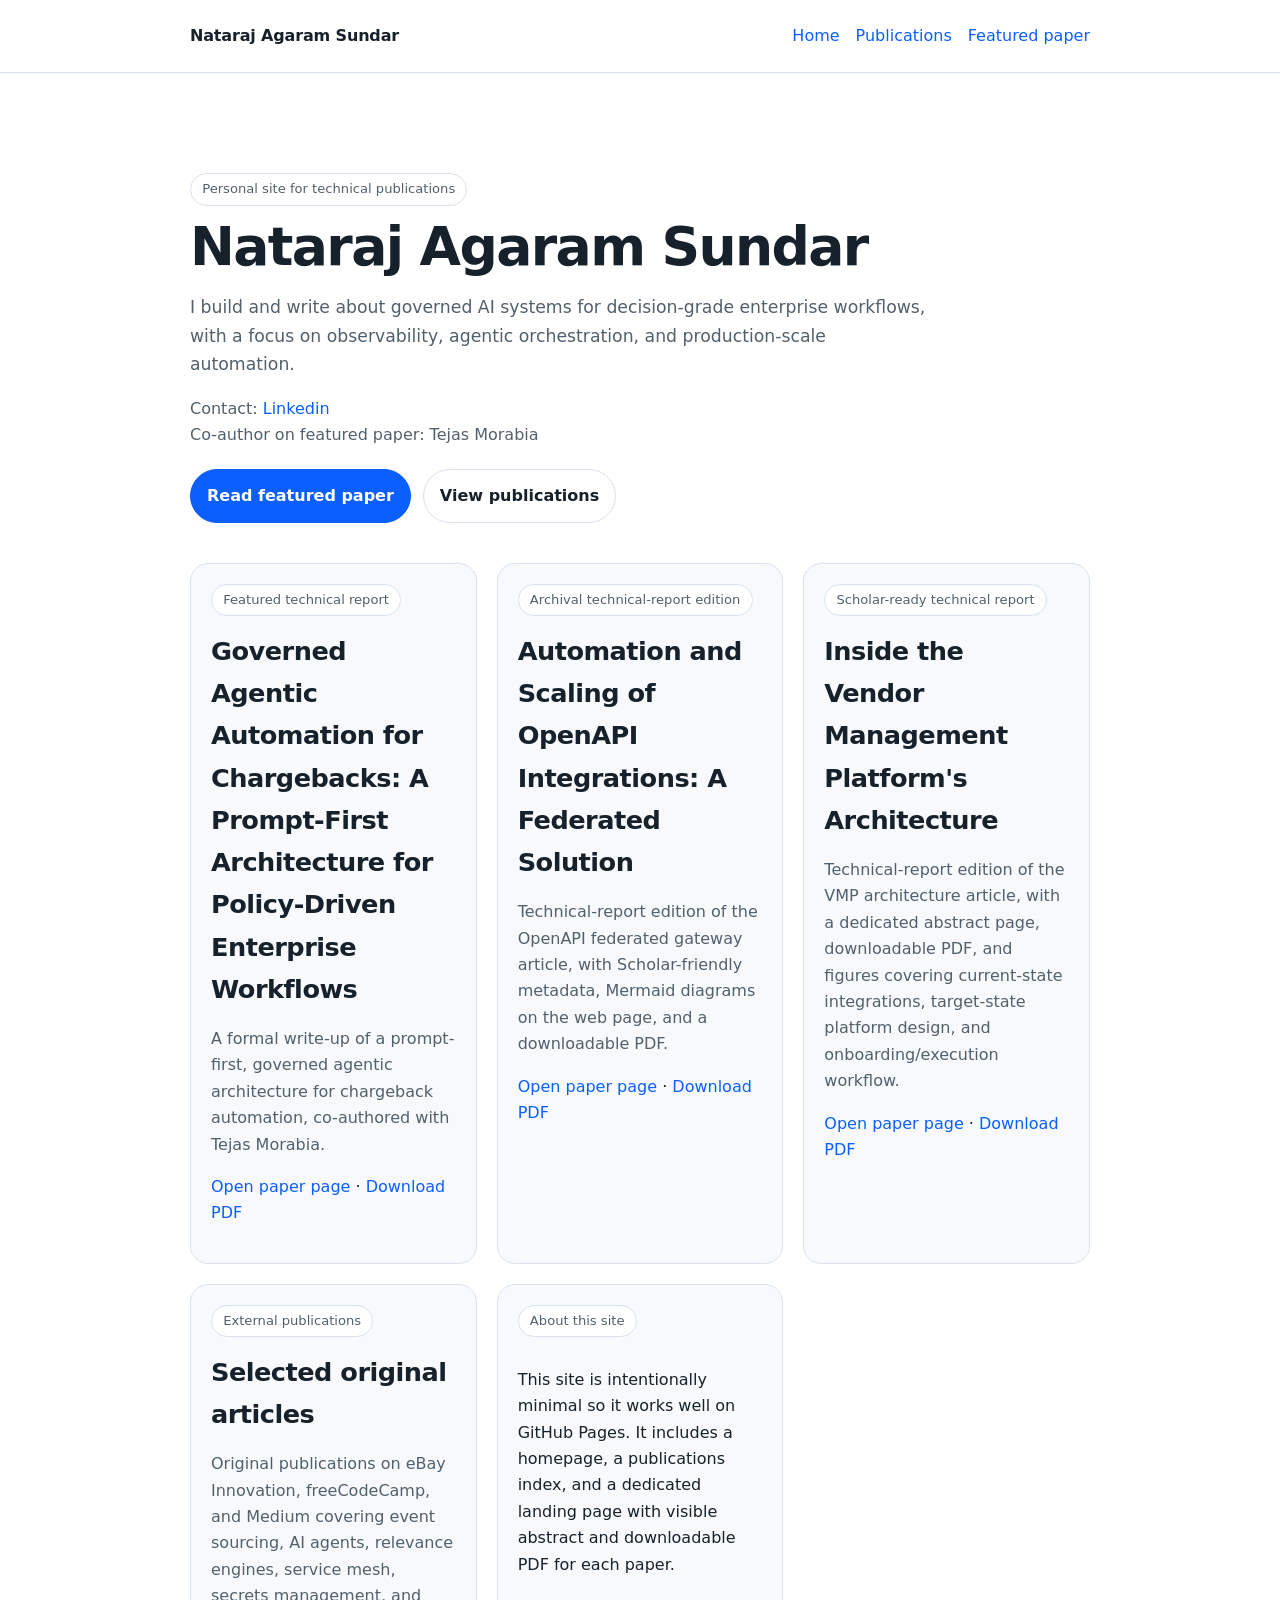
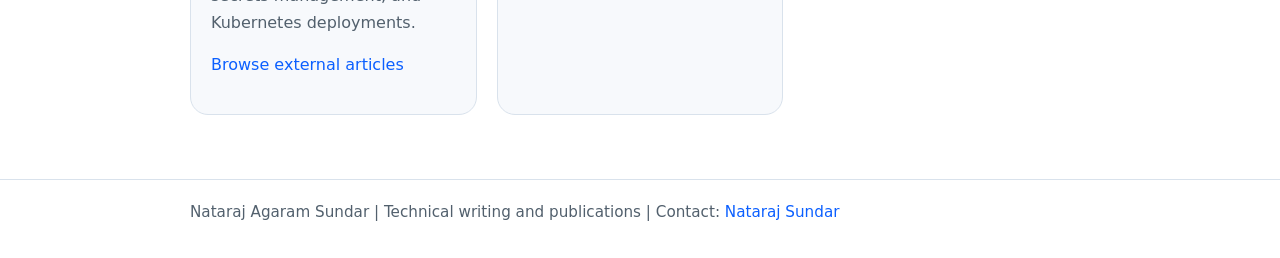
<file: index.html>
<!DOCTYPE html>
<html lang="en">
<head>
  <meta name="google-site-verification" content="GrFfTz8IgRbs0OIPQ-ebvGSkDcENzJ8jQ7fRjr6aFak" />
  <meta charset="utf-8">
  <meta name="viewport" content="width=device-width, initial-scale=1">
  <title>Nataraj Agaram Sundar | Technical publications</title>
  <meta name="description" content="Minimal personal site for technical publications and downloadable papers.">
  <link rel="canonical" href="https://natarajsundar.github.io/">
  <meta property="og:type" content="website">
  <meta property="og:title" content="Nataraj Agaram Sundar | Technical publications">
  <meta property="og:description" content="Minimal personal site for technical publications and downloadable papers.">
  <meta property="og:url" content="https://natarajsundar.github.io/">
  <meta property="og:image" content="https://natarajsundar.github.io/papers/chargebacks-agentic-ai/fig-orchestration.png">
  <meta name="twitter:card" content="summary_large_image">
  <meta name="twitter:title" content="Nataraj Agaram Sundar | Technical publications">
  <meta name="twitter:description" content="Minimal personal site for technical publications and downloadable papers.">
  <link rel="stylesheet" href="/assets/css/site.css">
  
</head>
<body>
  <header class="site-header">
    <div class="container nav">
      <a class="brand" href="/">Nataraj Agaram Sundar</a>
      <nav class="nav-links" aria-label="Primary">
        <a href="/">Home</a>
        <a href="/publications/">Publications</a>
        <a href="/papers/chargebacks-agentic-ai/">Featured paper</a>
      </nav>
    </div>
  </header>
  
<main>
  <section class="hero container">
    <span class="badge">Personal site for technical publications</span>
    <h1>Nataraj Agaram Sundar</h1>
    <p class="lead">I build and write about governed AI systems for decision-grade enterprise workflows, with a focus on observability, agentic orchestration, and production-scale automation.</p>
    <p class="muted">Contact: <a href="https://www.linkedin.com/in/natarajsundar/">Linkedin</a><br>Co-author on featured paper: Tejas Morabia</p>
    <div class="button-row">
      <a class="button primary" href="/papers/chargebacks-agentic-ai/">Read featured paper</a>
      <a class="button" href="/publications/">View publications</a>
    </div>
  </section>

  <section class="container">
    <div class="grid">
      <article class="card">
        <span class="badge">Featured technical report</span>
        <h2 class="section-title">Governed Agentic Automation for Chargebacks: A Prompt-First Architecture for Policy-Driven Enterprise Workflows</h2>
        <p class="muted">A formal write-up of a prompt-first, governed agentic architecture for chargeback automation, co-authored with Tejas Morabia.</p>
        <p><a href="/papers/chargebacks-agentic-ai/">Open paper page</a> · <a href="/papers/chargebacks-agentic-ai/governed-agentic-automation-for-chargebacks-technical-report.pdf">Download PDF</a></p>
      </article>
      <article class="card">
        <span class="badge">Archival technical-report edition</span>
        <h2 class="section-title">Automation and Scaling of OpenAPI Integrations: A Federated Solution</h2>
        <p class="muted">Technical-report edition of the OpenAPI federated gateway article, with Scholar-friendly metadata, Mermaid diagrams on the web page, and a downloadable PDF.</p>
        <p><a href="/papers/openapi-federated/">Open paper page</a> · <a href="/papers/openapi-federated/openapi-federated-technical-report.pdf">Download PDF</a></p>
      </article>

      <article class="card">
        <span class="badge">Scholar-ready technical report</span>
        <h2 class="section-title">Inside the Vendor Management Platform's Architecture</h2>
        <p class="muted">Technical-report edition of the VMP architecture article, with a dedicated abstract page, downloadable PDF, and figures covering current-state integrations, target-state platform design, and onboarding/execution workflow.</p>
        <p><a href="/papers/vendor-management-platform-architecture/">Open paper page</a> · <a href="/papers/vendor-management-platform-architecture/inside-the-vendor-management-platform-architecture-technical-report.pdf">Download PDF</a></p>
      </article>
      <article class="card">
        <span class="badge">External publications</span>
        <h2 class="section-title">Selected original articles</h2>
        <p class="muted">Original publications on eBay Innovation, freeCodeCamp, and Medium covering event sourcing, AI agents, relevance engines, service mesh, secrets management, and Kubernetes deployments.</p>
        <p><a href="/publications/#external-articles">Browse external articles</a></p>
      </article>
      <article class="card">
        <span class="badge">About this site</span>
        <p>This site is intentionally minimal so it works well on GitHub Pages. It includes a homepage, a publications index, and a dedicated landing page with visible abstract and downloadable PDF for each paper.</p>
      </article>
    </div>
  </section>
</main>

  <footer class="site-footer">
    <div class="container">Nataraj Agaram Sundar | Technical writing and publications | Contact: <a href="https://www.linkedin.com/in/natarajsundar/">Nataraj Sundar</a></div>
  </footer>
</body>
</html>
</file>
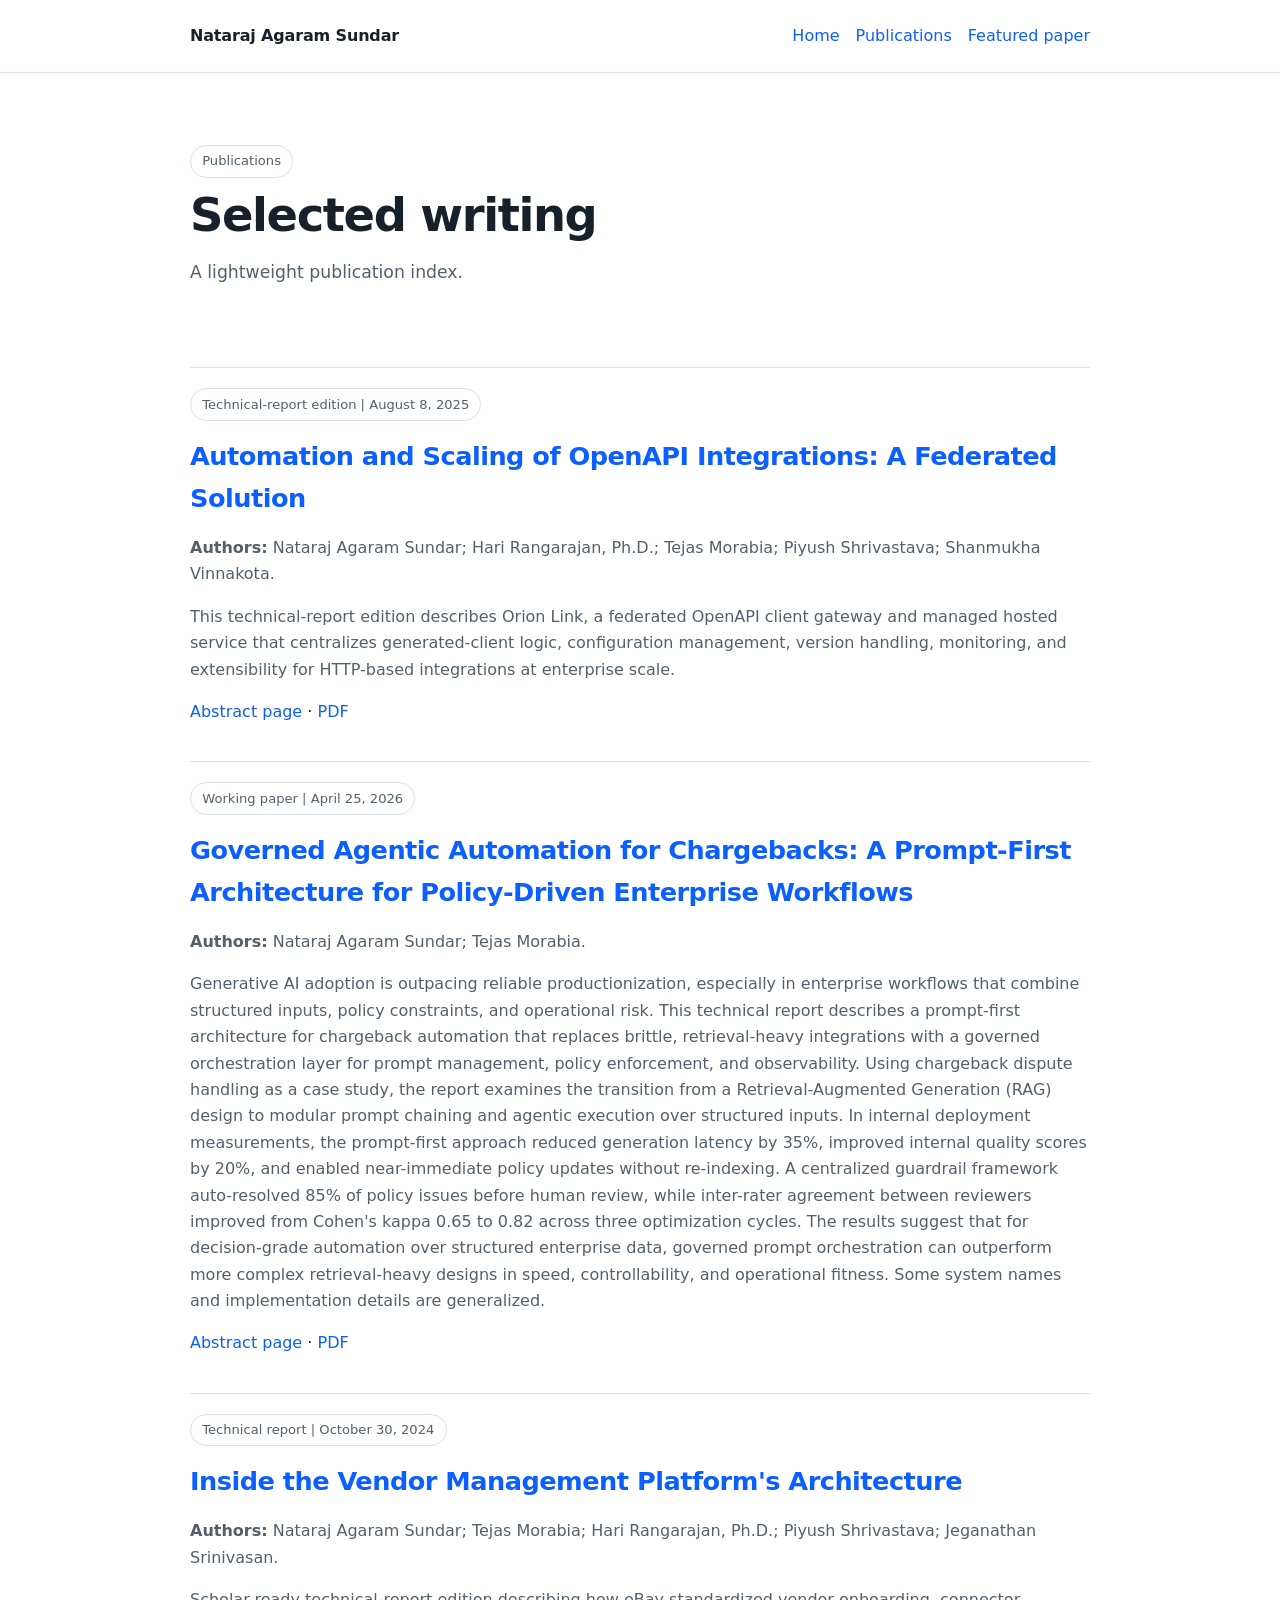
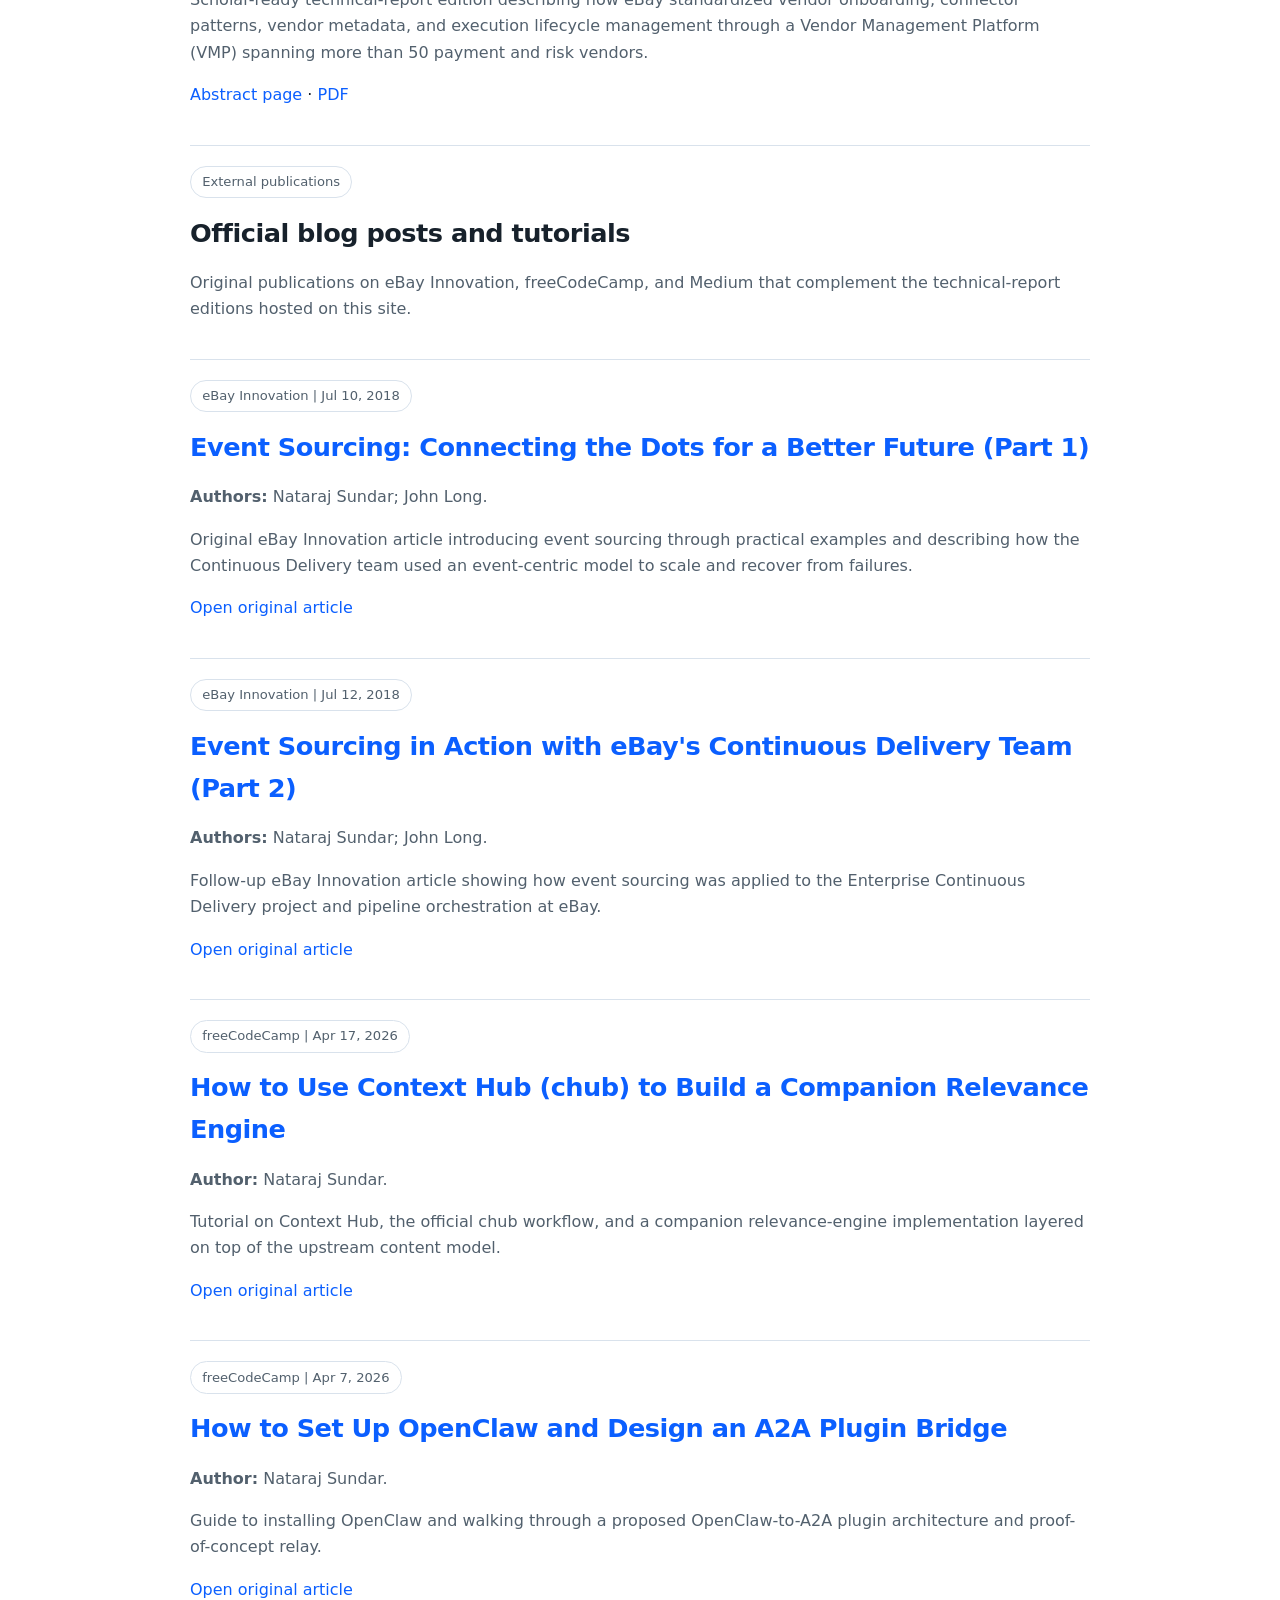
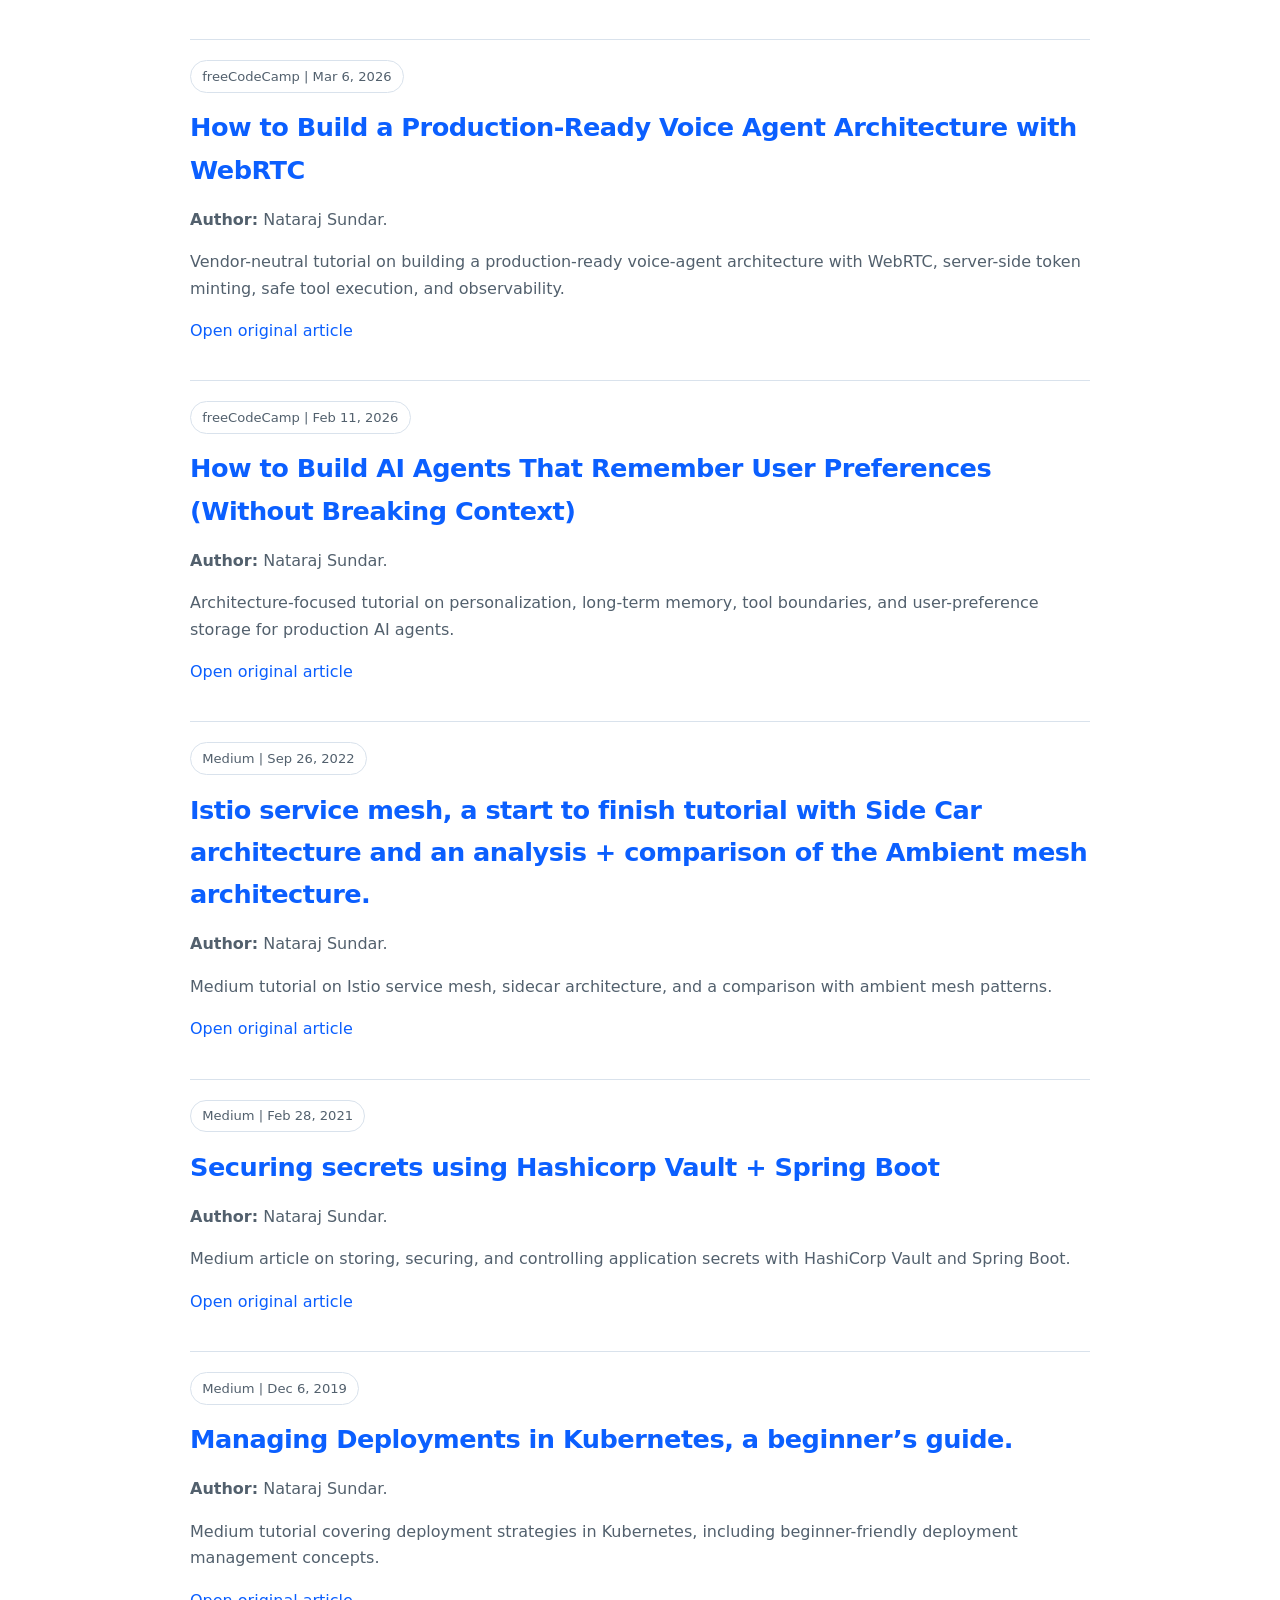
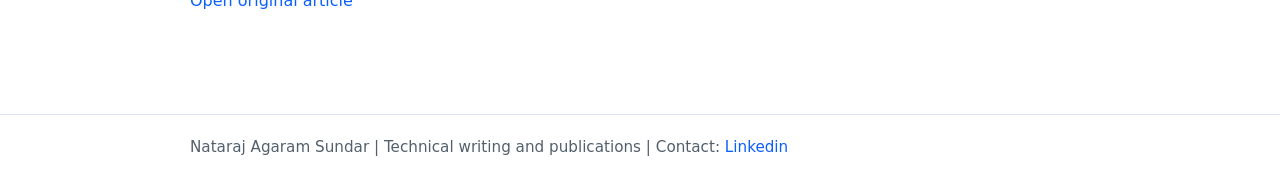
<file: publications/index.html>
<!DOCTYPE html>
<html lang="en">
<head>
  <meta charset="utf-8">
  <meta name="viewport" content="width=device-width, initial-scale=1">
  <title>Publications | Nataraj Agaram Sundar</title>
  <meta name="description" content="Selected technical publications by Nataraj Agaram Sundar.">
  <link rel="canonical" href="https://natarajsundar.github.io/publications/">
  <meta property="og:type" content="website">
  <meta property="og:title" content="Publications | Nataraj Agaram Sundar">
  <meta property="og:description" content="Selected technical publications by Nataraj Agaram Sundar.">
  <meta property="og:url" content="https://natarajsundar.github.io/publications/">
  <meta property="og:image" content="https://natarajsundar.github.io/papers/chargebacks-agentic-ai/fig-orchestration.png">
  <meta name="twitter:card" content="summary_large_image">
  <meta name="twitter:title" content="Publications | Nataraj Agaram Sundar">
  <meta name="twitter:description" content="Selected technical publications by Nataraj Agaram Sundar.">
  <link rel="stylesheet" href="/assets/css/site.css">
  
</head>
<body>
  <header class="site-header">
    <div class="container nav">
      <a class="brand" href="/">Nataraj Agaram Sundar</a>
      <nav class="nav-links" aria-label="Primary">
        <a href="/">Home</a>
        <a href="/publications/">Publications</a>
        <a href="/papers/chargebacks-agentic-ai/">Featured paper</a>
      </nav>
    </div>
  </header>
  
<main class="container">
  <section class="hero" style="padding-top: 2.5rem;">
    <span class="badge">Publications</span>
    <h1 style="font-size: clamp(2rem, 5vw, 2.9rem); margin-bottom: 0.75rem;">Selected writing</h1>
    <p class="lead">A lightweight publication index.</p>
  </section>

  <ul class="publication-list">
    <li>
      <div class="badge">Technical-report edition | August 8, 2025</div>
      <h2 class="section-title" style="margin-bottom: 0.5rem;"><a href="/papers/openapi-federated/">Automation and Scaling of OpenAPI Integrations: A Federated Solution</a></h2>
      <p class="muted"><strong>Authors:</strong> Nataraj Agaram Sundar; Hari Rangarajan, Ph.D.; Tejas Morabia; Piyush Shrivastava; Shanmukha Vinnakota.</p>
      <p class="muted">This technical-report edition describes Orion Link, a federated OpenAPI client gateway and managed hosted service that centralizes generated-client logic, configuration management, version handling, monitoring, and extensibility for HTTP-based integrations at enterprise scale.</p>
      <p><a href="/papers/openapi-federated/">Abstract page</a> · <a href="/papers/openapi-federated/openapi-federated-technical-report.pdf">PDF</a></p>
    </li>
    <li>
      <div class="badge">Working paper | April 25, 2026</div>
      <h2 class="section-title" style="margin-bottom: 0.5rem;"><a href="/papers/chargebacks-agentic-ai/">Governed Agentic Automation for Chargebacks: A Prompt-First Architecture for Policy-Driven Enterprise Workflows</a></h2>
      <p class="muted"><strong>Authors:</strong> Nataraj Agaram Sundar; Tejas Morabia.</p>
      <p class="muted">Generative AI adoption is outpacing reliable productionization, especially in enterprise workflows that combine structured inputs, policy constraints, and operational risk. This technical report describes a prompt-first architecture for chargeback automation that replaces brittle, retrieval-heavy integrations with a governed orchestration layer for prompt management, policy enforcement, and observability. Using chargeback dispute handling as a case study, the report examines the transition from a Retrieval-Augmented Generation (RAG) design to modular prompt chaining and agentic execution over structured inputs. In internal deployment measurements, the prompt-first approach reduced generation latency by 35%, improved internal quality scores by 20%, and enabled near-immediate policy updates without re-indexing. A centralized guardrail framework auto-resolved 85% of policy issues before human review, while inter-rater agreement between reviewers improved from Cohen's kappa 0.65 to 0.82 across three optimization cycles. The results suggest that for decision-grade automation over structured enterprise data, governed prompt orchestration can outperform more complex retrieval-heavy designs in speed, controllability, and operational fitness. Some system names and implementation details are generalized.</p>
      <p><a href="/papers/chargebacks-agentic-ai/">Abstract page</a> · <a href="/papers/chargebacks-agentic-ai/governed-agentic-automation-for-chargebacks-technical-report.pdf">PDF</a></p>
    </li>
  
    <li>
      <div class="badge">Technical report | October 30, 2024</div>
      <h2 class="section-title" style="margin-bottom: 0.5rem;"><a href="/papers/vendor-management-platform-architecture/">Inside the Vendor Management Platform's Architecture</a></h2>
      <p class="muted"><strong>Authors:</strong> Nataraj Agaram Sundar; Tejas Morabia; Hari Rangarajan, Ph.D.; Piyush Shrivastava; Jeganathan Srinivasan.</p>
      <p class="muted">Scholar-ready technical-report edition describing how eBay standardized vendor onboarding, connector patterns, vendor metadata, and execution lifecycle management through a Vendor Management Platform (VMP) spanning more than 50 payment and risk vendors.</p>
      <p><a href="/papers/vendor-management-platform-architecture/">Abstract page</a> · <a href="/papers/vendor-management-platform-architecture/inside-the-vendor-management-platform-architecture-technical-report.pdf">PDF</a></p>
    </li>
    <li id="external-articles">
      <div class="badge">External publications</div>
      <h2 class="section-title" style="margin-bottom: 0.5rem;">Official blog posts and tutorials</h2>
      <p class="muted">Original publications on eBay Innovation, freeCodeCamp, and Medium that complement the technical-report editions hosted on this site.</p>
    </li>

    <li>
      <div class="badge">eBay Innovation | Jul 10, 2018</div>
      <h2 class="section-title" style="margin-bottom: 0.5rem;"><a href="https://innovation.ebayinc.com/stories/event-sourcing-connecting-the-dots-for-a-better-future/" target="_blank" rel="noopener">Event Sourcing: Connecting the Dots for a Better Future (Part 1)</a></h2>
      <p class="muted"><strong>Authors:</strong> Nataraj Sundar; John Long.</p>
      <p class="muted">Original eBay Innovation article introducing event sourcing through practical examples and describing how the Continuous Delivery team used an event-centric model to scale and recover from failures.</p>
      <p><a href="https://innovation.ebayinc.com/stories/event-sourcing-connecting-the-dots-for-a-better-future/" target="_blank" rel="noopener">Open original article</a></p>
    </li>

    <li>
      <div class="badge">eBay Innovation | Jul 12, 2018</div>
      <h2 class="section-title" style="margin-bottom: 0.5rem;"><a href="https://innovation.ebayinc.com/stories/event-sourcing-in-action-with-ebays-continuous-delivery-team/" target="_blank" rel="noopener">Event Sourcing in Action with eBay's Continuous Delivery Team (Part 2)</a></h2>
      <p class="muted"><strong>Authors:</strong> Nataraj Sundar; John Long.</p>
      <p class="muted">Follow-up eBay Innovation article showing how event sourcing was applied to the Enterprise Continuous Delivery project and pipeline orchestration at eBay.</p>
      <p><a href="https://innovation.ebayinc.com/stories/event-sourcing-in-action-with-ebays-continuous-delivery-team/" target="_blank" rel="noopener">Open original article</a></p>
    </li>

    <li>
      <div class="badge">freeCodeCamp | Apr 17, 2026</div>
      <h2 class="section-title" style="margin-bottom: 0.5rem;"><a href="https://www.freecodecamp.org/news/how-to-use-context-hub-chub-to-build-a-companion-relevance-engine/" target="_blank" rel="noopener">How to Use Context Hub (chub) to Build a Companion Relevance Engine</a></h2>
      <p class="muted"><strong>Author:</strong> Nataraj Sundar.</p>
      <p class="muted">Tutorial on Context Hub, the official chub workflow, and a companion relevance-engine implementation layered on top of the upstream content model.</p>
      <p><a href="https://www.freecodecamp.org/news/how-to-use-context-hub-chub-to-build-a-companion-relevance-engine/" target="_blank" rel="noopener">Open original article</a></p>
    </li>

    <li>
      <div class="badge">freeCodeCamp | Apr 7, 2026</div>
      <h2 class="section-title" style="margin-bottom: 0.5rem;"><a href="https://www.freecodecamp.org/news/openclaw-a2a-plugin-architecture-guide/" target="_blank" rel="noopener">How to Set Up OpenClaw and Design an A2A Plugin Bridge</a></h2>
      <p class="muted"><strong>Author:</strong> Nataraj Sundar.</p>
      <p class="muted">Guide to installing OpenClaw and walking through a proposed OpenClaw-to-A2A plugin architecture and proof-of-concept relay.</p>
      <p><a href="https://www.freecodecamp.org/news/openclaw-a2a-plugin-architecture-guide/" target="_blank" rel="noopener">Open original article</a></p>
    </li>

    <li>
      <div class="badge">freeCodeCamp | Mar 6, 2026</div>
      <h2 class="section-title" style="margin-bottom: 0.5rem;"><a href="https://www.freecodecamp.org/news/how-to-build-production-ready-voice-agents/" target="_blank" rel="noopener">How to Build a Production-Ready Voice Agent Architecture with WebRTC</a></h2>
      <p class="muted"><strong>Author:</strong> Nataraj Sundar.</p>
      <p class="muted">Vendor-neutral tutorial on building a production-ready voice-agent architecture with WebRTC, server-side token minting, safe tool execution, and observability.</p>
      <p><a href="https://www.freecodecamp.org/news/how-to-build-production-ready-voice-agents/" target="_blank" rel="noopener">Open original article</a></p>
    </li>

    <li>
      <div class="badge">freeCodeCamp | Feb 11, 2026</div>
      <h2 class="section-title" style="margin-bottom: 0.5rem;"><a href="https://www.freecodecamp.org/news/how-to-build-ai-agents-that-remember-user-preferences-without-breaking-context/" target="_blank" rel="noopener">How to Build AI Agents That Remember User Preferences (Without Breaking Context)</a></h2>
      <p class="muted"><strong>Author:</strong> Nataraj Sundar.</p>
      <p class="muted">Architecture-focused tutorial on personalization, long-term memory, tool boundaries, and user-preference storage for production AI agents.</p>
      <p><a href="https://www.freecodecamp.org/news/how-to-build-ai-agents-that-remember-user-preferences-without-breaking-context/" target="_blank" rel="noopener">Open original article</a></p>
    </li>

    <li>
      <div class="badge">Medium | Sep 26, 2022</div>
      <h2 class="section-title" style="margin-bottom: 0.5rem;"><a href="https://natarajsundar.medium.com/istio-service-mesh-a-start-to-finish-tutorial-with-side-car-architecture-and-an-analysis-d70a255ea41d" target="_blank" rel="noopener">Istio service mesh, a start to finish tutorial with Side Car architecture and an analysis + comparison of the Ambient mesh architecture.</a></h2>
      <p class="muted"><strong>Author:</strong> Nataraj Sundar.</p>
      <p class="muted">Medium tutorial on Istio service mesh, sidecar architecture, and a comparison with ambient mesh patterns.</p>
      <p><a href="https://natarajsundar.medium.com/istio-service-mesh-a-start-to-finish-tutorial-with-side-car-architecture-and-an-analysis-d70a255ea41d" target="_blank" rel="noopener">Open original article</a></p>
    </li>

    <li>
      <div class="badge">Medium | Feb 28, 2021</div>
      <h2 class="section-title" style="margin-bottom: 0.5rem;"><a href="https://natarajsundar.medium.com/securing-storing-and-controlling-access-to-secrets-using-hashicorp-vault-in-spring-boot-10c891d0b3db" target="_blank" rel="noopener">Securing secrets using Hashicorp Vault + Spring Boot</a></h2>
      <p class="muted"><strong>Author:</strong> Nataraj Sundar.</p>
      <p class="muted">Medium article on storing, securing, and controlling application secrets with HashiCorp Vault and Spring Boot.</p>
      <p><a href="https://natarajsundar.medium.com/securing-storing-and-controlling-access-to-secrets-using-hashicorp-vault-in-spring-boot-10c891d0b3db" target="_blank" rel="noopener">Open original article</a></p>
    </li>

    <li>
      <div class="badge">Medium | Dec 6, 2019</div>
      <h2 class="section-title" style="margin-bottom: 0.5rem;"><a href="https://natarajsundar.medium.com/managing-deployments-in-kubernetes-a-beginners-guide-b1e8594905ce" target="_blank" rel="noopener">Managing Deployments in Kubernetes, a beginner’s guide.</a></h2>
      <p class="muted"><strong>Author:</strong> Nataraj Sundar.</p>
      <p class="muted">Medium tutorial covering deployment strategies in Kubernetes, including beginner-friendly deployment management concepts.</p>
      <p><a href="https://natarajsundar.medium.com/managing-deployments-in-kubernetes-a-beginners-guide-b1e8594905ce" target="_blank" rel="noopener">Open original article</a></p>
    </li>
  </ul>
</main>

  <footer class="site-footer">
    <div class="container">Nataraj Agaram Sundar | Technical writing and publications | Contact: <a href="https://www.linkedin.com/in/natarajsundar/">Linkedin</a></div>
  </footer>
</body>
</html>
</file>
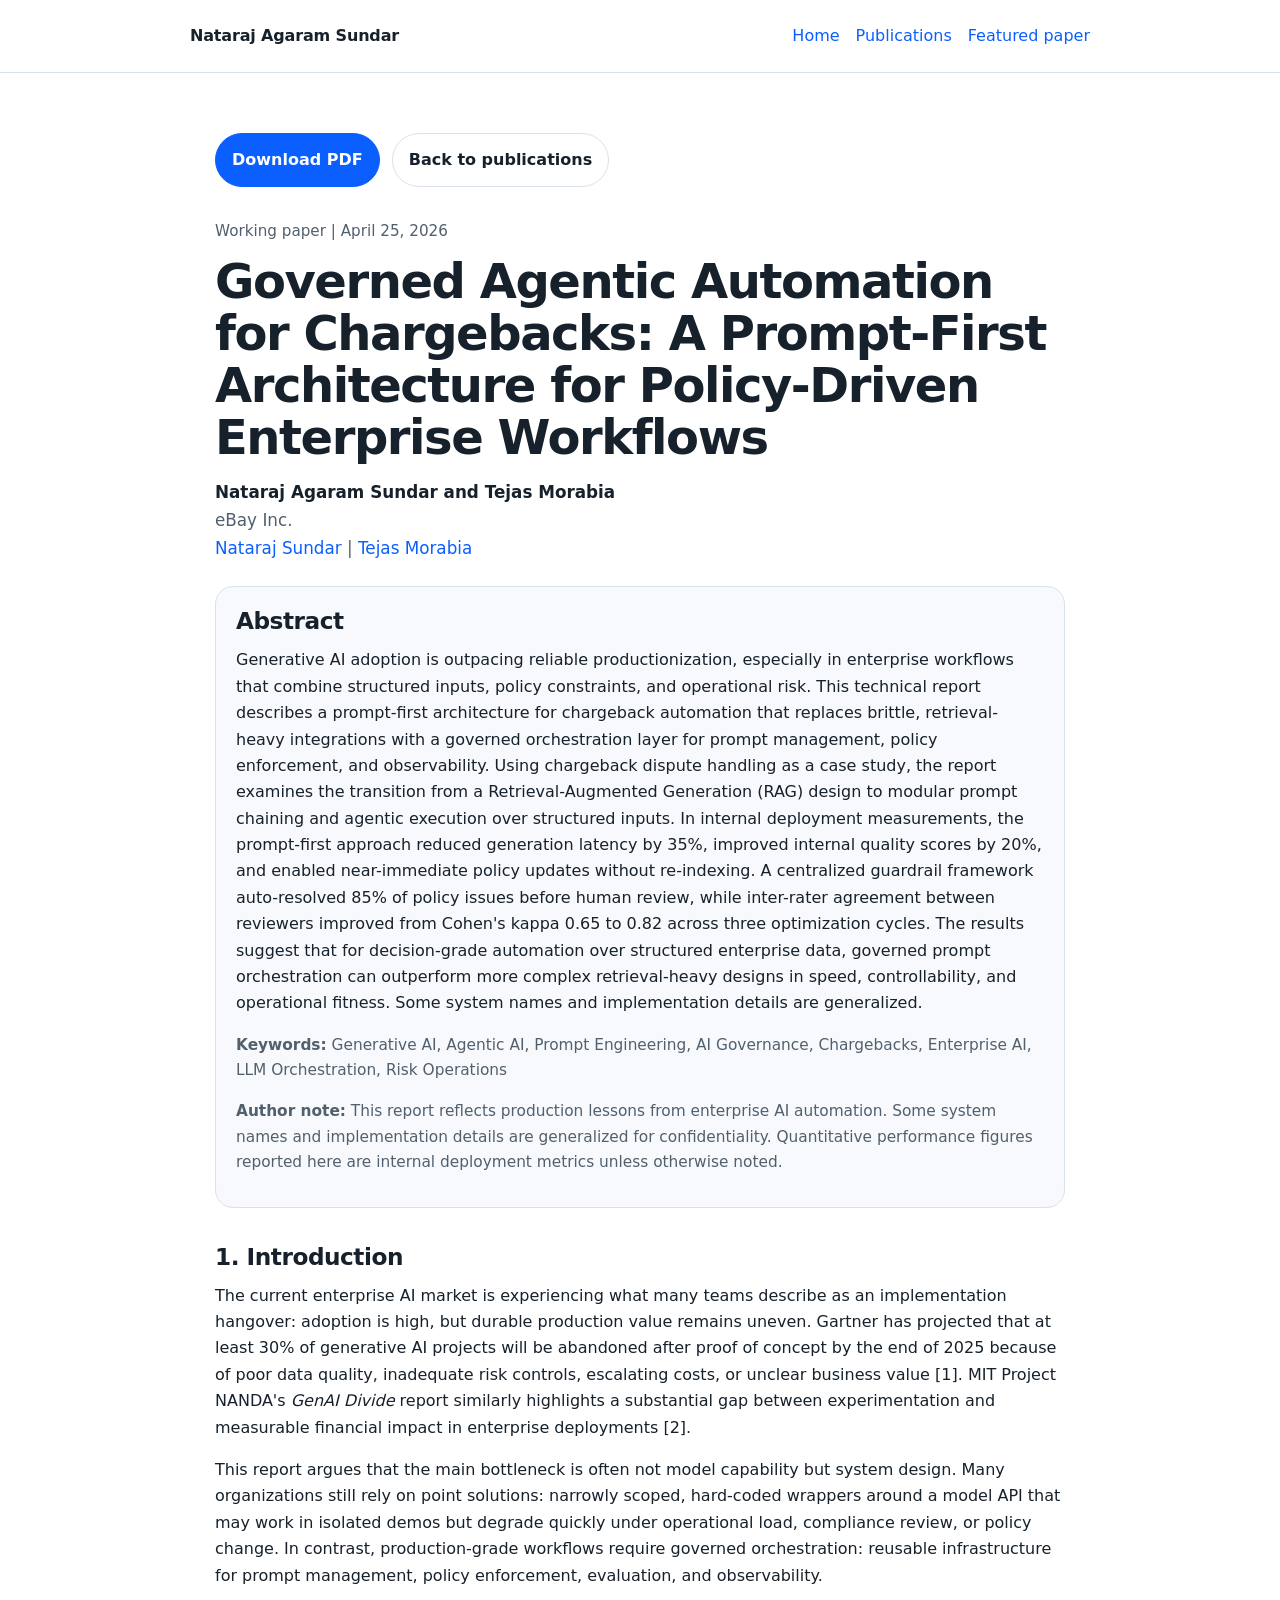
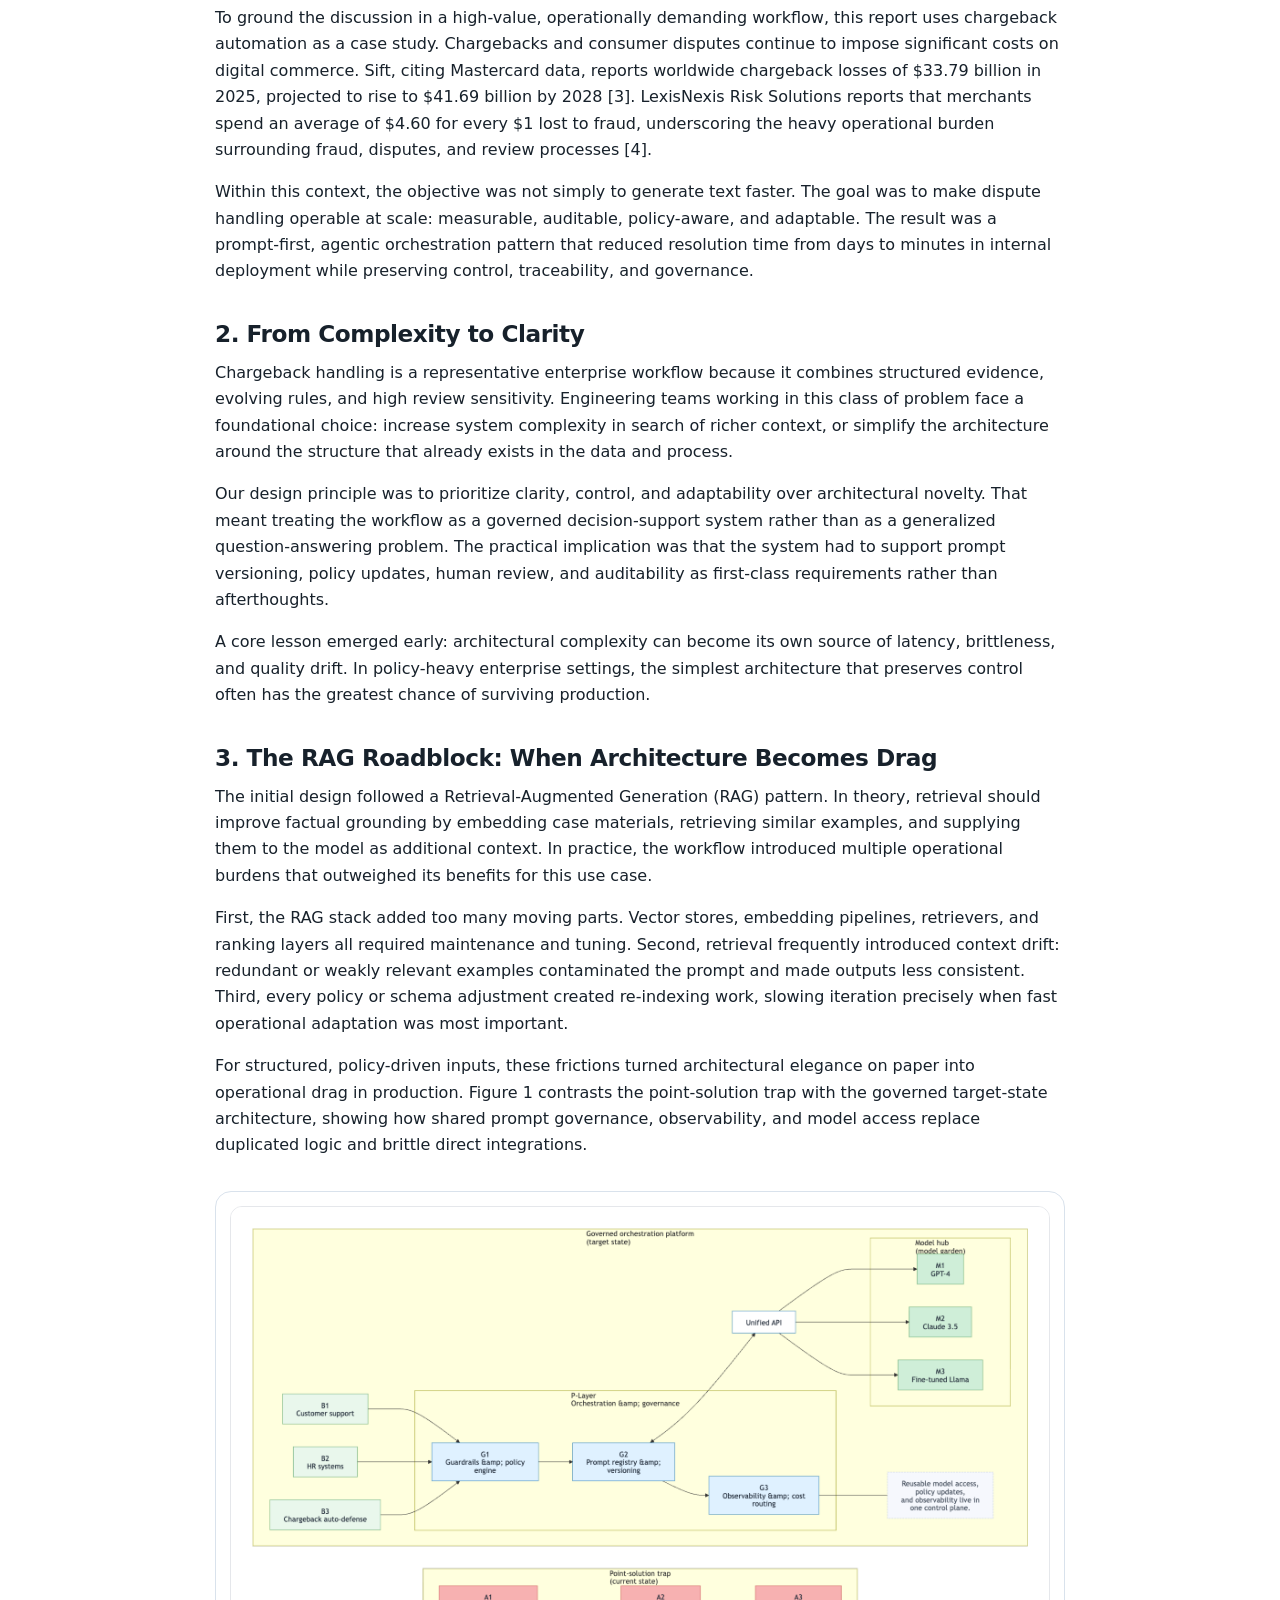
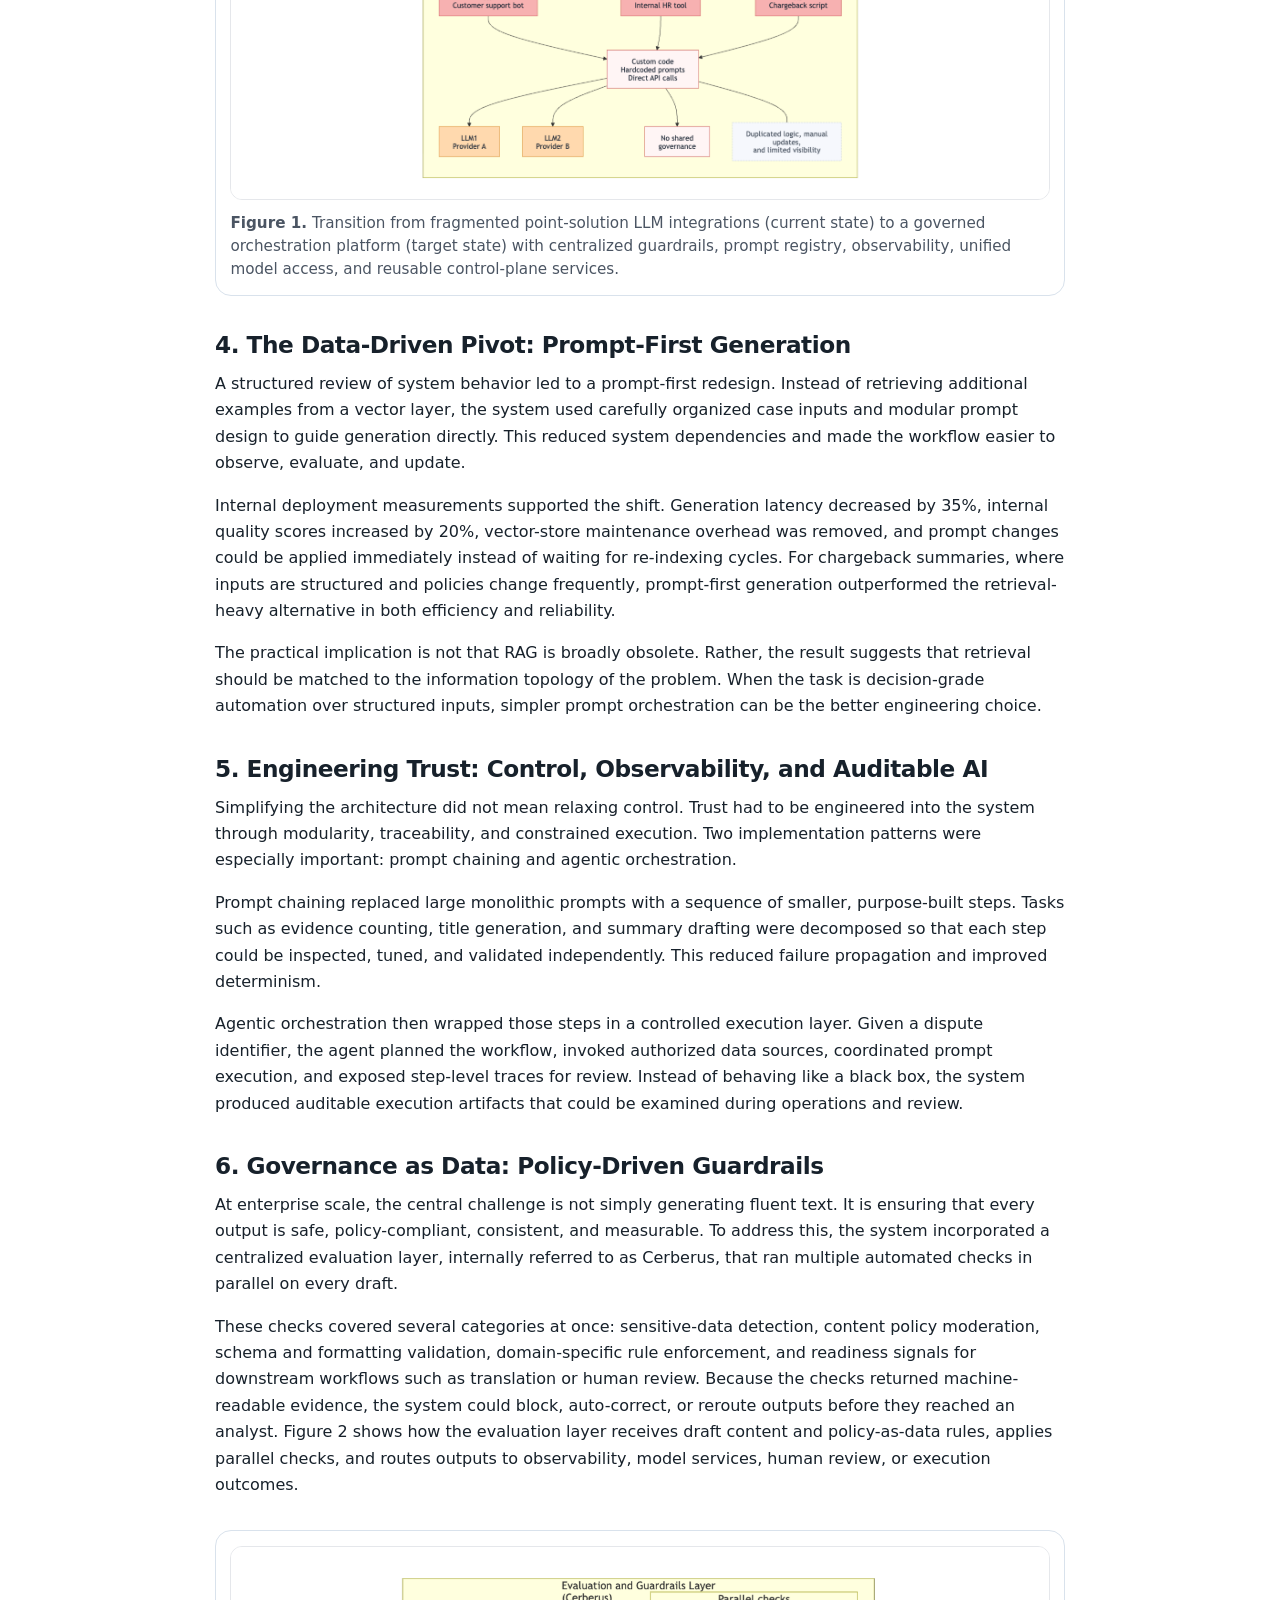
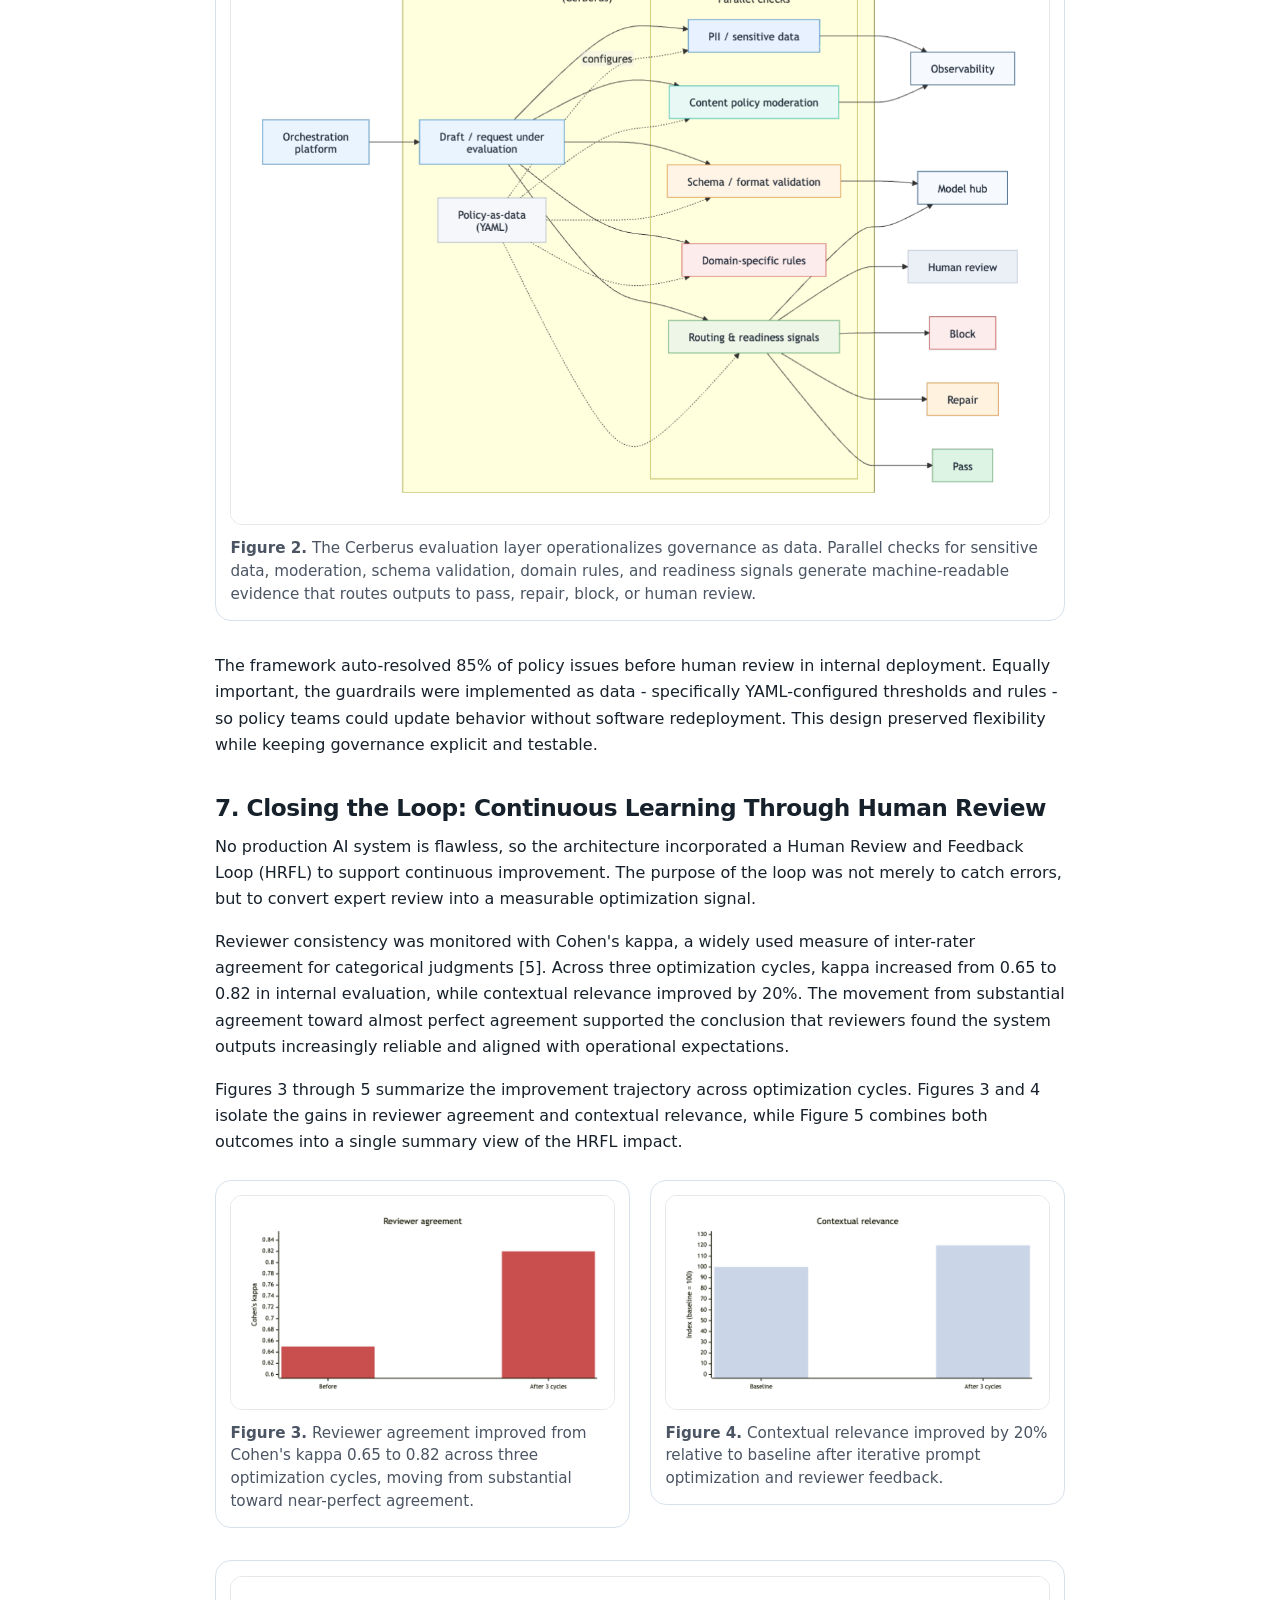
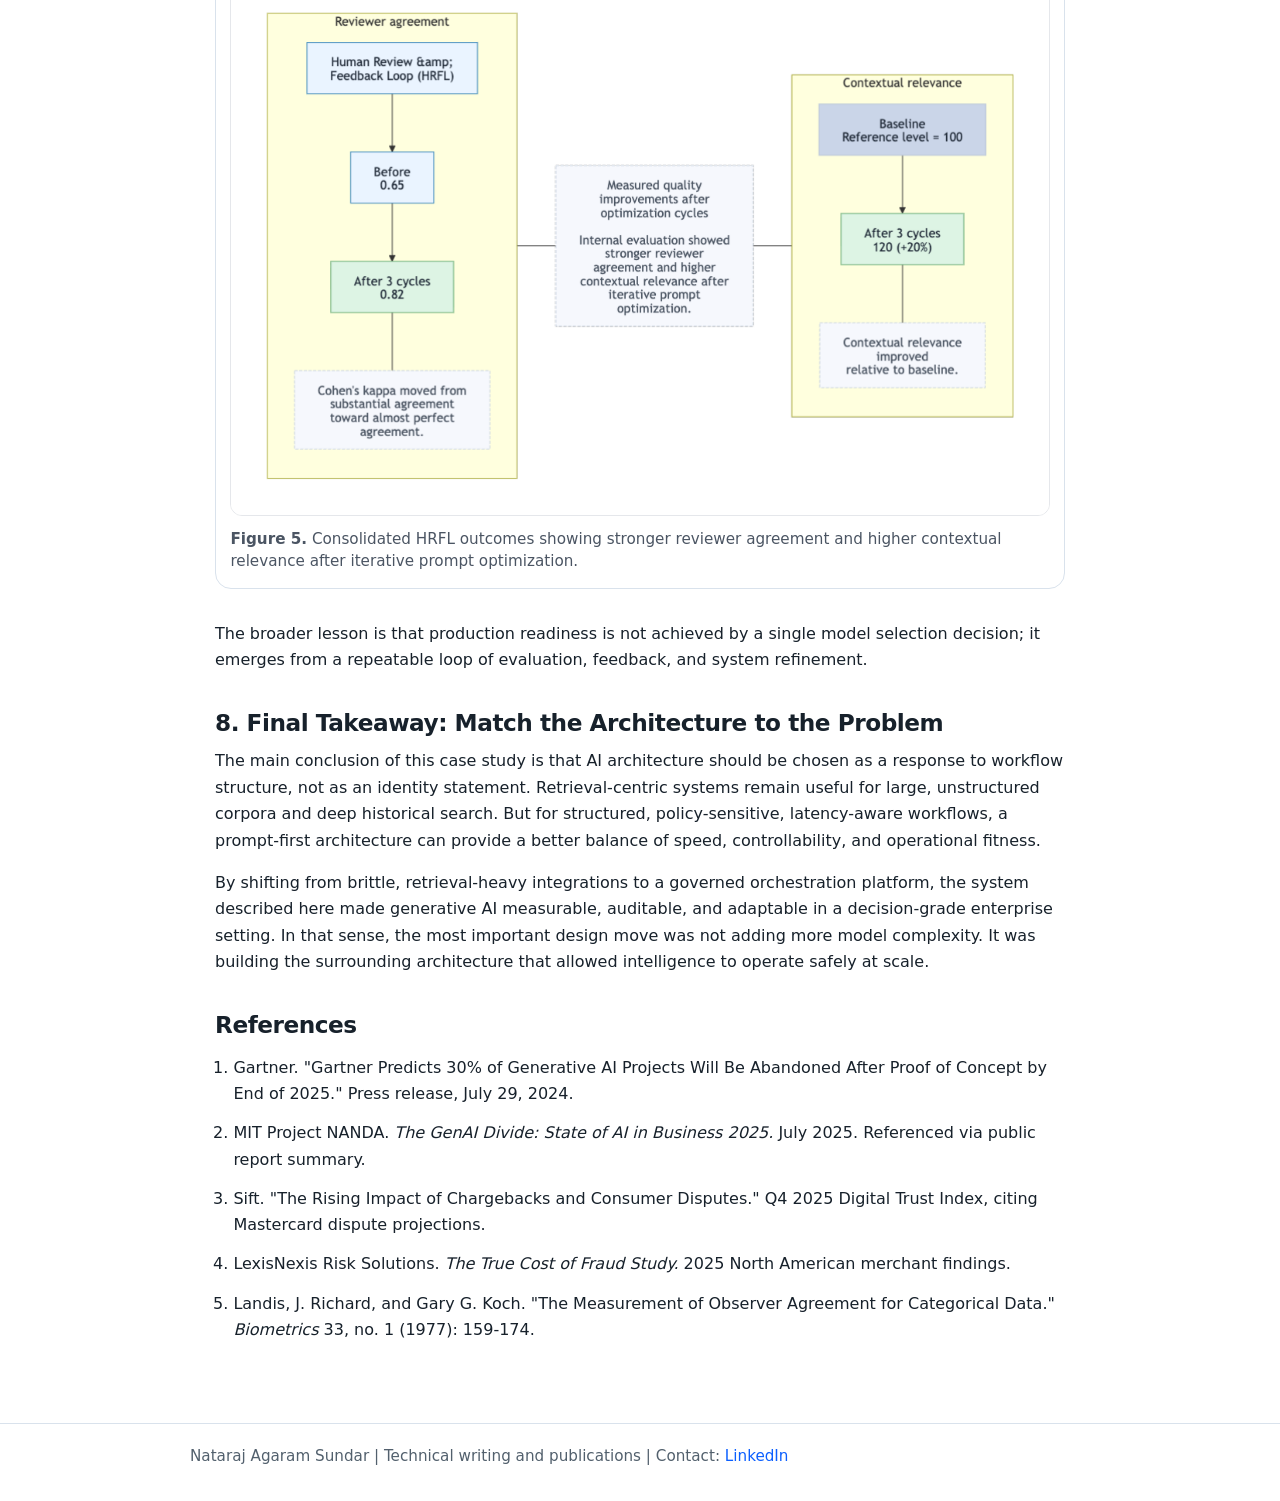
<file: papers/chargebacks-agentic-ai/index.html>
<!DOCTYPE html>
<html lang="en">
<head>
  <meta charset="utf-8">
  <meta name="viewport" content="width=device-width, initial-scale=1">
  <title>Governed Agentic Automation for Chargebacks: A Prompt-First Architecture for Policy-Driven Enterprise Workflows | Nataraj Agaram Sundar and Tejas Morabia</title>
  <meta name="description" content="Technical report on prompt-first, governed agentic automation for chargeback workflows.">
  <link rel="canonical" href="https://natarajsundar.github.io/papers/chargebacks-agentic-ai/">

  <meta property="og:type" content="website">
  <meta property="og:title" content="Governed Agentic Automation for Chargebacks: A Prompt-First Architecture for Policy-Driven Enterprise Workflows | Nataraj Agaram Sundar and Tejas Morabia">
  <meta property="og:description" content="Technical report on prompt-first, governed agentic automation for chargeback workflows.">
  <meta property="og:url" content="https://natarajsundar.github.io/papers/chargebacks-agentic-ai/">
  <meta property="og:image" content="https://natarajsundar.github.io/papers/chargebacks-agentic-ai/architecture-comparison.png">

  <meta name="twitter:card" content="summary_large_image">
  <meta name="twitter:title" content="Governed Agentic Automation for Chargebacks: A Prompt-First Architecture for Policy-Driven Enterprise Workflows | Nataraj Agaram Sundar and Tejas Morabia">
  <meta name="twitter:description" content="Technical report on prompt-first, governed agentic automation for chargeback workflows.">
  <meta name="twitter:image" content="https://natarajsundar.github.io/papers/chargebacks-agentic-ai/architecture-comparison.png">

  <link rel="stylesheet" href="/assets/css/site.css">

  <meta name="citation_title" content="Governed Agentic Automation for Chargebacks: A Prompt-First Architecture for Policy-Driven Enterprise Workflows">
  <meta name="citation_author" content="Nataraj Agaram Sundar">
  <meta name="citation_author" content="Tejas Morabia">
  <meta name="citation_publication_date" content="2026/04/25">
  <meta name="citation_online_date" content="2026/04/25">
  <meta name="citation_pdf_url" content="https://natarajsundar.github.io/papers/chargebacks-agentic-ai/governed-agentic-automation-for-chargebacks-technical-report.pdf">
  <meta name="citation_abstract_html_url" content="https://natarajsundar.github.io/papers/chargebacks-agentic-ai/">
  <meta name="citation_fulltext_html_url" content="https://natarajsundar.github.io/papers/chargebacks-agentic-ai/">
  <meta name="citation_keywords" content="Generative AI; Agentic AI; Prompt Engineering; AI Governance; Chargebacks; Enterprise AI; LLM Orchestration; Risk Operations">
  <link rel="alternate" type="application/pdf" href="https://natarajsundar.github.io/papers/chargebacks-agentic-ai/governed-agentic-automation-for-chargebacks-technical-report.pdf">

  <script type="application/ld+json">
  {
    "@context": "https://schema.org",
    "@type": "ScholarlyArticle",
    "headline": "Governed Agentic Automation for Chargebacks: A Prompt-First Architecture for Policy-Driven Enterprise Workflows",
    "author": [
      {"@type": "Person", "name": "Nataraj Agaram Sundar"},
      {"@type": "Person", "name": "Tejas Morabia"}
    ],
    "datePublished": "2026-04-25",
    "description": "Technical report on prompt-first, governed agentic automation for chargeback workflows.",
    "url": "https://natarajsundar.github.io/papers/chargebacks-agentic-ai/",
    "sameAs": "https://natarajsundar.github.io/papers/chargebacks-agentic-ai/governed-agentic-automation-for-chargebacks-technical-report.pdf",
    "isAccessibleForFree": true,
    "image": "https://natarajsundar.github.io/papers/chargebacks-agentic-ai/architecture-comparison.png",
    "keywords": [
      "Generative AI",
      "Agentic AI",
      "Prompt Engineering",
      "AI Governance",
      "Chargebacks",
      "Enterprise AI",
      "LLM Orchestration",
      "Risk Operations"
    ]
  }
  </script>

  <style>
    .paper figure {
      margin: 2rem 0;
    }

    .paper figure img {
      display: block;
      width: 100%;
      height: auto;
      border: 1px solid #e5e7eb;
      border-radius: 12px;
      background: #fff;
    }

    .paper figcaption {
      margin-top: 0.75rem;
      color: #4b5563;
      font-size: 0.95rem;
      line-height: 1.5;
    }

    .figure-grid {
      display: grid;
      grid-template-columns: repeat(2, minmax(0, 1fr));
      gap: 1.25rem;
      align-items: start;
      margin: 1.5rem 0 0.5rem;
    }

    .figure-grid figure {
      margin: 0;
    }

    @media (max-width: 820px) {
      .figure-grid {
        grid-template-columns: 1fr;
      }
    }
  </style>
</head>
<body>
  <header class="site-header">
    <div class="container nav">
      <a class="brand" href="/">Nataraj Agaram Sundar</a>
      <nav class="nav-links" aria-label="Primary">
        <a href="/">Home</a>
        <a href="/publications/">Publications</a>
        <a href="/papers/chargebacks-agentic-ai/">Featured paper</a>
      </nav>
    </div>
  </header>

  <main class="paper-wrapper">
    <div class="container paper-shell">
      <div class="paper-actions">
        <a class="button primary" href="/papers/chargebacks-agentic-ai/governed-agentic-automation-for-chargebacks-technical-report.pdf">Download PDF</a>
        <a class="button" href="/publications/">Back to publications</a>
      </div>

      <article class="paper">
        <div class="paper-meta-line">Working paper | April 25, 2026</div>
        <h1 class="paper-title">Governed Agentic Automation for Chargebacks: A Prompt-First Architecture for Policy-Driven Enterprise Workflows</h1>
        <div class="paper-authors">Nataraj Agaram Sundar and Tejas Morabia</div>
        <div class="paper-affiliation">eBay Inc.</div>
        <div class="paper-contact"><a href="https://www.linkedin.com/in/natarajsundar/">Nataraj Sundar</a> | <a href="https://www.linkedin.com/in/tejasmorabia/">Tejas Morabia</a></div>

        <section class="abstract-card" aria-labelledby="abstract-heading">
          <h2 id="abstract-heading">Abstract</h2>
          <p>Generative AI adoption is outpacing reliable productionization, especially in enterprise workflows that combine structured inputs, policy constraints, and operational risk. This technical report describes a prompt-first architecture for chargeback automation that replaces brittle, retrieval-heavy integrations with a governed orchestration layer for prompt management, policy enforcement, and observability. Using chargeback dispute handling as a case study, the report examines the transition from a Retrieval-Augmented Generation (RAG) design to modular prompt chaining and agentic execution over structured inputs. In internal deployment measurements, the prompt-first approach reduced generation latency by 35%, improved internal quality scores by 20%, and enabled near-immediate policy updates without re-indexing. A centralized guardrail framework auto-resolved 85% of policy issues before human review, while inter-rater agreement between reviewers improved from Cohen's kappa 0.65 to 0.82 across three optimization cycles. The results suggest that for decision-grade automation over structured enterprise data, governed prompt orchestration can outperform more complex retrieval-heavy designs in speed, controllability, and operational fitness. Some system names and implementation details are generalized.</p>
          <p class="keywords"><strong>Keywords:</strong> Generative AI, Agentic AI, Prompt Engineering, AI Governance, Chargebacks, Enterprise AI, LLM Orchestration, Risk Operations</p>
          <p class="note"><strong>Author note:</strong> This report reflects production lessons from enterprise AI automation. Some system names and implementation details are generalized for confidentiality. Quantitative performance figures reported here are internal deployment metrics unless otherwise noted.</p>
        </section>

        <section id="introduction">
          <h2>1. Introduction</h2>
          <p>The current enterprise AI market is experiencing what many teams describe as an implementation hangover: adoption is high, but durable production value remains uneven. Gartner has projected that at least 30% of generative AI projects will be abandoned after proof of concept by the end of 2025 because of poor data quality, inadequate risk controls, escalating costs, or unclear business value [1]. MIT Project NANDA's <em>GenAI Divide</em> report similarly highlights a substantial gap between experimentation and measurable financial impact in enterprise deployments [2].</p>
          <p>This report argues that the main bottleneck is often not model capability but system design. Many organizations still rely on point solutions: narrowly scoped, hard-coded wrappers around a model API that may work in isolated demos but degrade quickly under operational load, compliance review, or policy change. In contrast, production-grade workflows require governed orchestration: reusable infrastructure for prompt management, policy enforcement, evaluation, and observability.</p>
          <p>To ground the discussion in a high-value, operationally demanding workflow, this report uses chargeback automation as a case study. Chargebacks and consumer disputes continue to impose significant costs on digital commerce. Sift, citing Mastercard data, reports worldwide chargeback losses of $33.79 billion in 2025, projected to rise to $41.69 billion by 2028 [3]. LexisNexis Risk Solutions reports that merchants spend an average of $4.60 for every $1 lost to fraud, underscoring the heavy operational burden surrounding fraud, disputes, and review processes [4].</p>
          <p>Within this context, the objective was not simply to generate text faster. The goal was to make dispute handling operable at scale: measurable, auditable, policy-aware, and adaptable. The result was a prompt-first, agentic orchestration pattern that reduced resolution time from days to minutes in internal deployment while preserving control, traceability, and governance.</p>
        </section>

        <section id="clarity">
          <h2>2. From Complexity to Clarity</h2>
          <p>Chargeback handling is a representative enterprise workflow because it combines structured evidence, evolving rules, and high review sensitivity. Engineering teams working in this class of problem face a foundational choice: increase system complexity in search of richer context, or simplify the architecture around the structure that already exists in the data and process.</p>
          <p>Our design principle was to prioritize clarity, control, and adaptability over architectural novelty. That meant treating the workflow as a governed decision-support system rather than as a generalized question-answering problem. The practical implication was that the system had to support prompt versioning, policy updates, human review, and auditability as first-class requirements rather than afterthoughts.</p>
          <p>A core lesson emerged early: architectural complexity can become its own source of latency, brittleness, and quality drift. In policy-heavy enterprise settings, the simplest architecture that preserves control often has the greatest chance of surviving production.</p>
        </section>

        <section id="rag-roadblock">
          <h2>3. The RAG Roadblock: When Architecture Becomes Drag</h2>
          <p>The initial design followed a Retrieval-Augmented Generation (RAG) pattern. In theory, retrieval should improve factual grounding by embedding case materials, retrieving similar examples, and supplying them to the model as additional context. In practice, the workflow introduced multiple operational burdens that outweighed its benefits for this use case.</p>
          <p>First, the RAG stack added too many moving parts. Vector stores, embedding pipelines, retrievers, and ranking layers all required maintenance and tuning. Second, retrieval frequently introduced context drift: redundant or weakly relevant examples contaminated the prompt and made outputs less consistent. Third, every policy or schema adjustment created re-indexing work, slowing iteration precisely when fast operational adaptation was most important.</p>
          <p>For structured, policy-driven inputs, these frictions turned architectural elegance on paper into operational drag in production. Figure 1 contrasts the point-solution trap with the governed target-state architecture, showing how shared prompt governance, observability, and model access replace duplicated logic and brittle direct integrations.</p>

          <figure>
            <img src="architecture-comparison.png" alt="Point-solution trap contrasted with a governed orchestration platform target state." loading="lazy">
            <figcaption><strong>Figure 1.</strong> Transition from fragmented point-solution LLM integrations (current state) to a governed orchestration platform (target state) with centralized guardrails, prompt registry, observability, unified model access, and reusable control-plane services.</figcaption>
          </figure>
        </section>

        <section id="prompt-first">
          <h2>4. The Data-Driven Pivot: Prompt-First Generation</h2>
          <p>A structured review of system behavior led to a prompt-first redesign. Instead of retrieving additional examples from a vector layer, the system used carefully organized case inputs and modular prompt design to guide generation directly. This reduced system dependencies and made the workflow easier to observe, evaluate, and update.</p>
          <p>Internal deployment measurements supported the shift. Generation latency decreased by 35%, internal quality scores increased by 20%, vector-store maintenance overhead was removed, and prompt changes could be applied immediately instead of waiting for re-indexing cycles. For chargeback summaries, where inputs are structured and policies change frequently, prompt-first generation outperformed the retrieval-heavy alternative in both efficiency and reliability.</p>
          <p>The practical implication is not that RAG is broadly obsolete. Rather, the result suggests that retrieval should be matched to the information topology of the problem. When the task is decision-grade automation over structured inputs, simpler prompt orchestration can be the better engineering choice.</p>
        </section>

        <section id="trust">
          <h2>5. Engineering Trust: Control, Observability, and Auditable AI</h2>
          <p>Simplifying the architecture did not mean relaxing control. Trust had to be engineered into the system through modularity, traceability, and constrained execution. Two implementation patterns were especially important: prompt chaining and agentic orchestration.</p>
          <p>Prompt chaining replaced large monolithic prompts with a sequence of smaller, purpose-built steps. Tasks such as evidence counting, title generation, and summary drafting were decomposed so that each step could be inspected, tuned, and validated independently. This reduced failure propagation and improved determinism.</p>
          <p>Agentic orchestration then wrapped those steps in a controlled execution layer. Given a dispute identifier, the agent planned the workflow, invoked authorized data sources, coordinated prompt execution, and exposed step-level traces for review. Instead of behaving like a black box, the system produced auditable execution artifacts that could be examined during operations and review.</p>
        </section>

        <section id="guardrails">
          <h2>6. Governance as Data: Policy-Driven Guardrails</h2>
          <p>At enterprise scale, the central challenge is not simply generating fluent text. It is ensuring that every output is safe, policy-compliant, consistent, and measurable. To address this, the system incorporated a centralized evaluation layer, internally referred to as Cerberus, that ran multiple automated checks in parallel on every draft.</p>
          <p>These checks covered several categories at once: sensitive-data detection, content policy moderation, schema and formatting validation, domain-specific rule enforcement, and readiness signals for downstream workflows such as translation or human review. Because the checks returned machine-readable evidence, the system could block, auto-correct, or reroute outputs before they reached an analyst. Figure 2 shows how the evaluation layer receives draft content and policy-as-data rules, applies parallel checks, and routes outputs to observability, model services, human review, or execution outcomes.</p>

          <figure>
            <img src="guardrails-layer.png" alt="Cerberus evaluation and guardrails layer applying parallel checks and routing outcomes." loading="lazy">
            <figcaption><strong>Figure 2.</strong> The Cerberus evaluation layer operationalizes governance as data. Parallel checks for sensitive data, moderation, schema validation, domain rules, and readiness signals generate machine-readable evidence that routes outputs to pass, repair, block, or human review.</figcaption>
          </figure>

          <p>The framework auto-resolved 85% of policy issues before human review in internal deployment. Equally important, the guardrails were implemented as data - specifically YAML-configured thresholds and rules - so policy teams could update behavior without software redeployment. This design preserved flexibility while keeping governance explicit and testable.</p>
        </section>

        <section id="feedback">
          <h2>7. Closing the Loop: Continuous Learning Through Human Review</h2>
          <p>No production AI system is flawless, so the architecture incorporated a Human Review and Feedback Loop (HRFL) to support continuous improvement. The purpose of the loop was not merely to catch errors, but to convert expert review into a measurable optimization signal.</p>
          <p>Reviewer consistency was monitored with Cohen's kappa, a widely used measure of inter-rater agreement for categorical judgments [5]. Across three optimization cycles, kappa increased from 0.65 to 0.82 in internal evaluation, while contextual relevance improved by 20%. The movement from substantial agreement toward almost perfect agreement supported the conclusion that reviewers found the system outputs increasingly reliable and aligned with operational expectations.</p>
          <p>Figures 3 through 5 summarize the improvement trajectory across optimization cycles. Figures 3 and 4 isolate the gains in reviewer agreement and contextual relevance, while Figure 5 combines both outcomes into a single summary view of the HRFL impact.</p>

          <div class="figure-grid">
            <figure>
              <img src="reviewer-agreement.png" alt="Bar chart showing reviewer agreement improvement from 0.65 before optimization to 0.82 after three cycles." loading="lazy">
              <figcaption><strong>Figure 3.</strong> Reviewer agreement improved from Cohen's kappa 0.65 to 0.82 across three optimization cycles, moving from substantial toward near-perfect agreement.</figcaption>
            </figure>

            <figure>
              <img src="contextual-relevance.png" alt="Bar chart showing contextual relevance improving from baseline 100 to 120 after three cycles." loading="lazy">
              <figcaption><strong>Figure 4.</strong> Contextual relevance improved by 20% relative to baseline after iterative prompt optimization and reviewer feedback.</figcaption>
            </figure>
          </div>

          <figure>
            <img src="results-summary.png" alt="Summary diagram showing measured quality improvements after optimization cycles, including stronger reviewer agreement and higher contextual relevance." loading="lazy">
            <figcaption><strong>Figure 5.</strong> Consolidated HRFL outcomes showing stronger reviewer agreement and higher contextual relevance after iterative prompt optimization.</figcaption>
          </figure>

          <p>The broader lesson is that production readiness is not achieved by a single model selection decision; it emerges from a repeatable loop of evaluation, feedback, and system refinement.</p>
        </section>

        <section id="conclusion">
          <h2>8. Final Takeaway: Match the Architecture to the Problem</h2>
          <p>The main conclusion of this case study is that AI architecture should be chosen as a response to workflow structure, not as an identity statement. Retrieval-centric systems remain useful for large, unstructured corpora and deep historical search. But for structured, policy-sensitive, latency-aware workflows, a prompt-first architecture can provide a better balance of speed, controllability, and operational fitness.</p>
          <p>By shifting from brittle, retrieval-heavy integrations to a governed orchestration platform, the system described here made generative AI measurable, auditable, and adaptable in a decision-grade enterprise setting. In that sense, the most important design move was not adding more model complexity. It was building the surrounding architecture that allowed intelligence to operate safely at scale.</p>
        </section>

        <section id="references">
          <h2>References</h2>
          <ol class="references">
            <li id="ref-1">Gartner. "Gartner Predicts 30% of Generative AI Projects Will Be Abandoned After Proof of Concept by End of 2025." Press release, July 29, 2024.</li>
            <li id="ref-2">MIT Project NANDA. <em>The GenAI Divide: State of AI in Business 2025.</em> July 2025. Referenced via public report summary.</li>
            <li id="ref-3">Sift. "The Rising Impact of Chargebacks and Consumer Disputes." Q4 2025 Digital Trust Index, citing Mastercard dispute projections.</li>
            <li id="ref-4">LexisNexis Risk Solutions. <em>The True Cost of Fraud Study.</em> 2025 North American merchant findings.</li>
            <li id="ref-5">Landis, J. Richard, and Gary G. Koch. "The Measurement of Observer Agreement for Categorical Data." <em>Biometrics</em> 33, no. 1 (1977): 159-174.</li>
          </ol>
        </section>
      </article>
    </div>
  </main>

  <footer class="site-footer">
    <div class="container">Nataraj Agaram Sundar | Technical writing and publications | Contact: <a href="https://www.linkedin.com/in/natarajsundar/">LinkedIn</a></div>
  </footer>
</body>
</html>
</file>
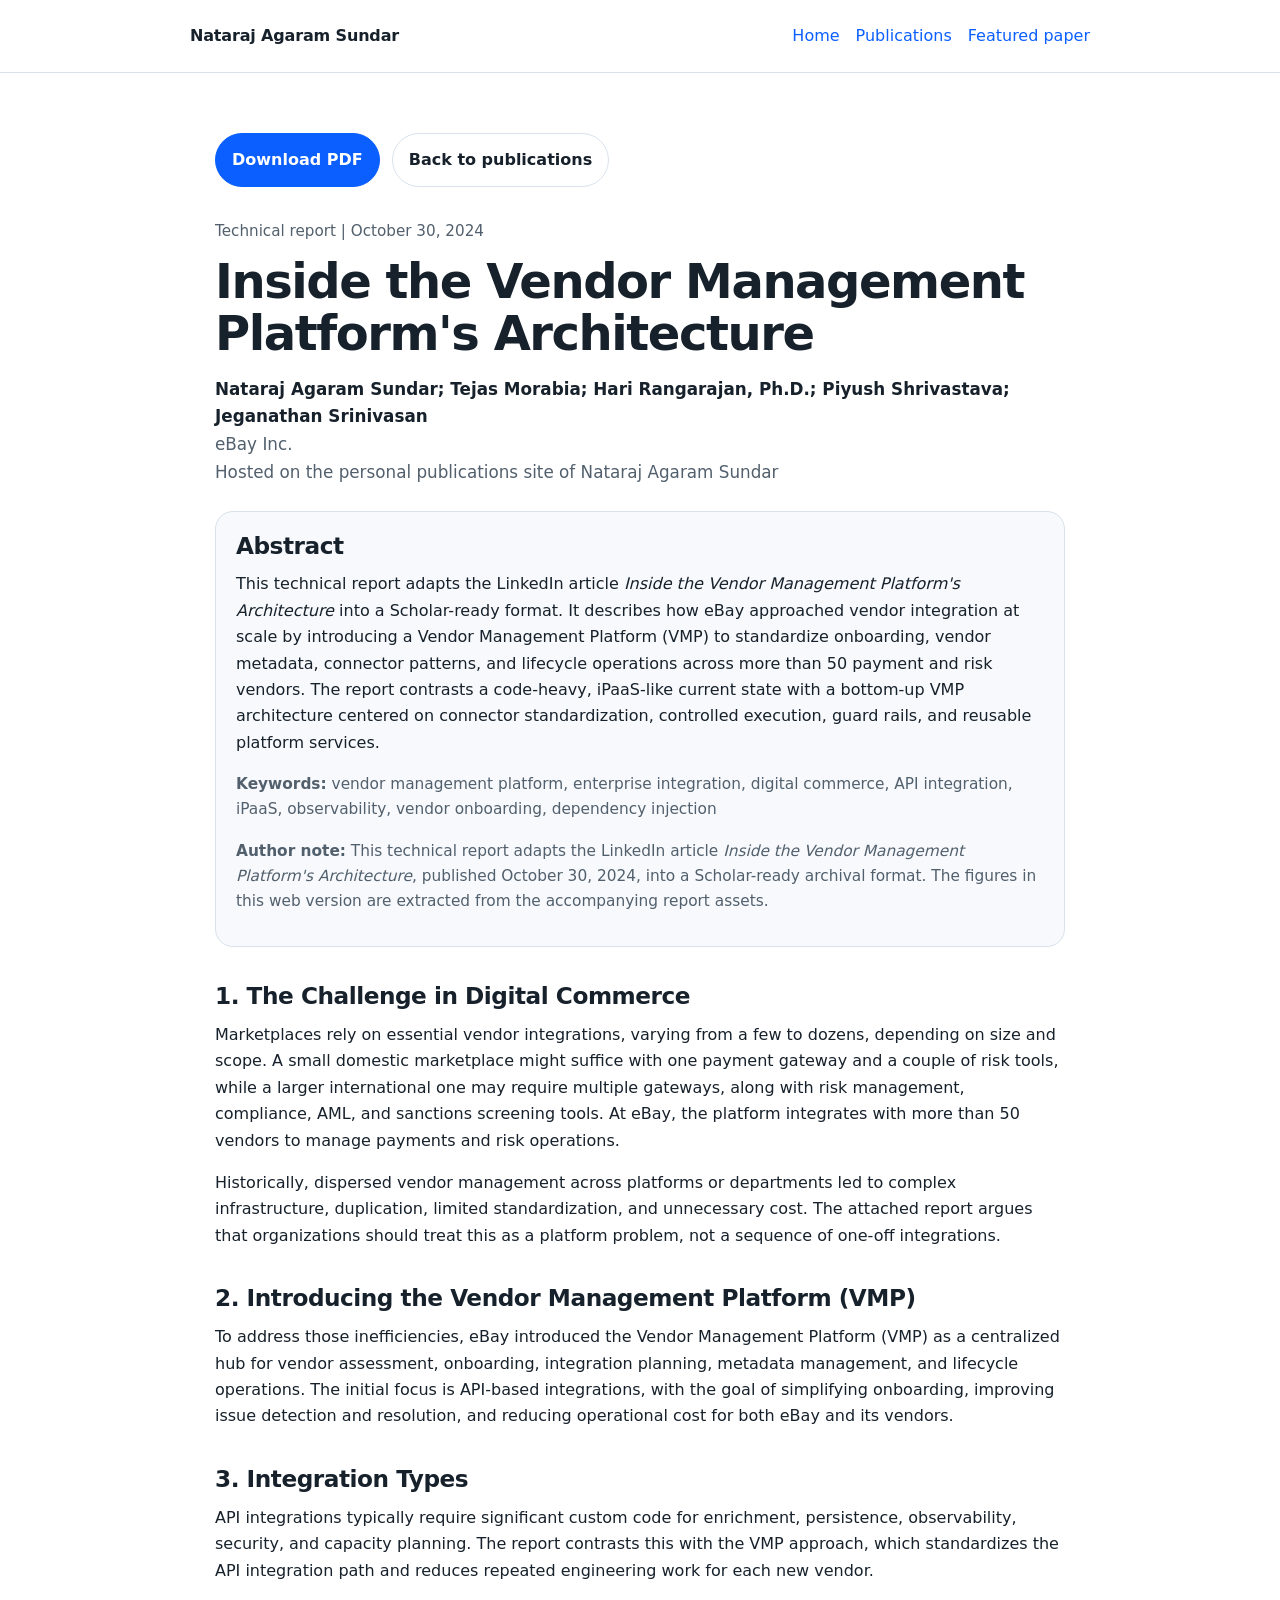
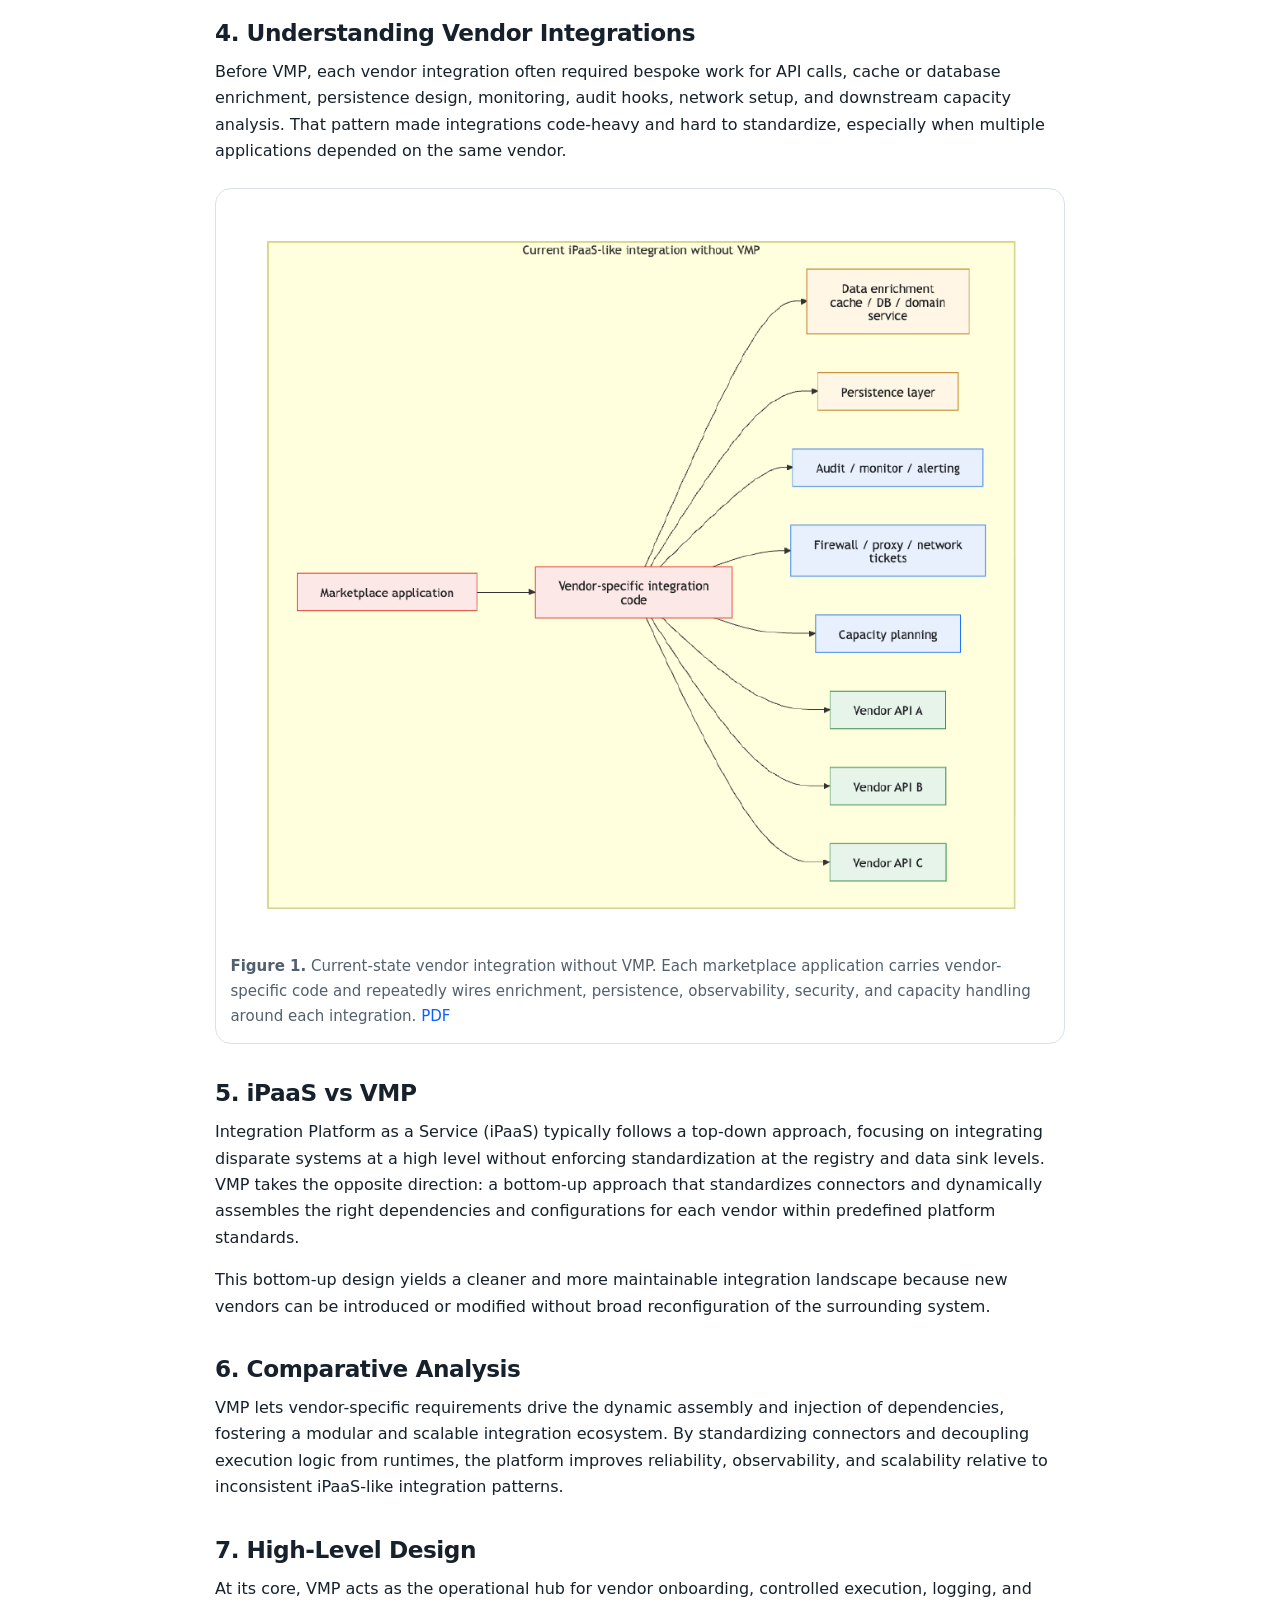
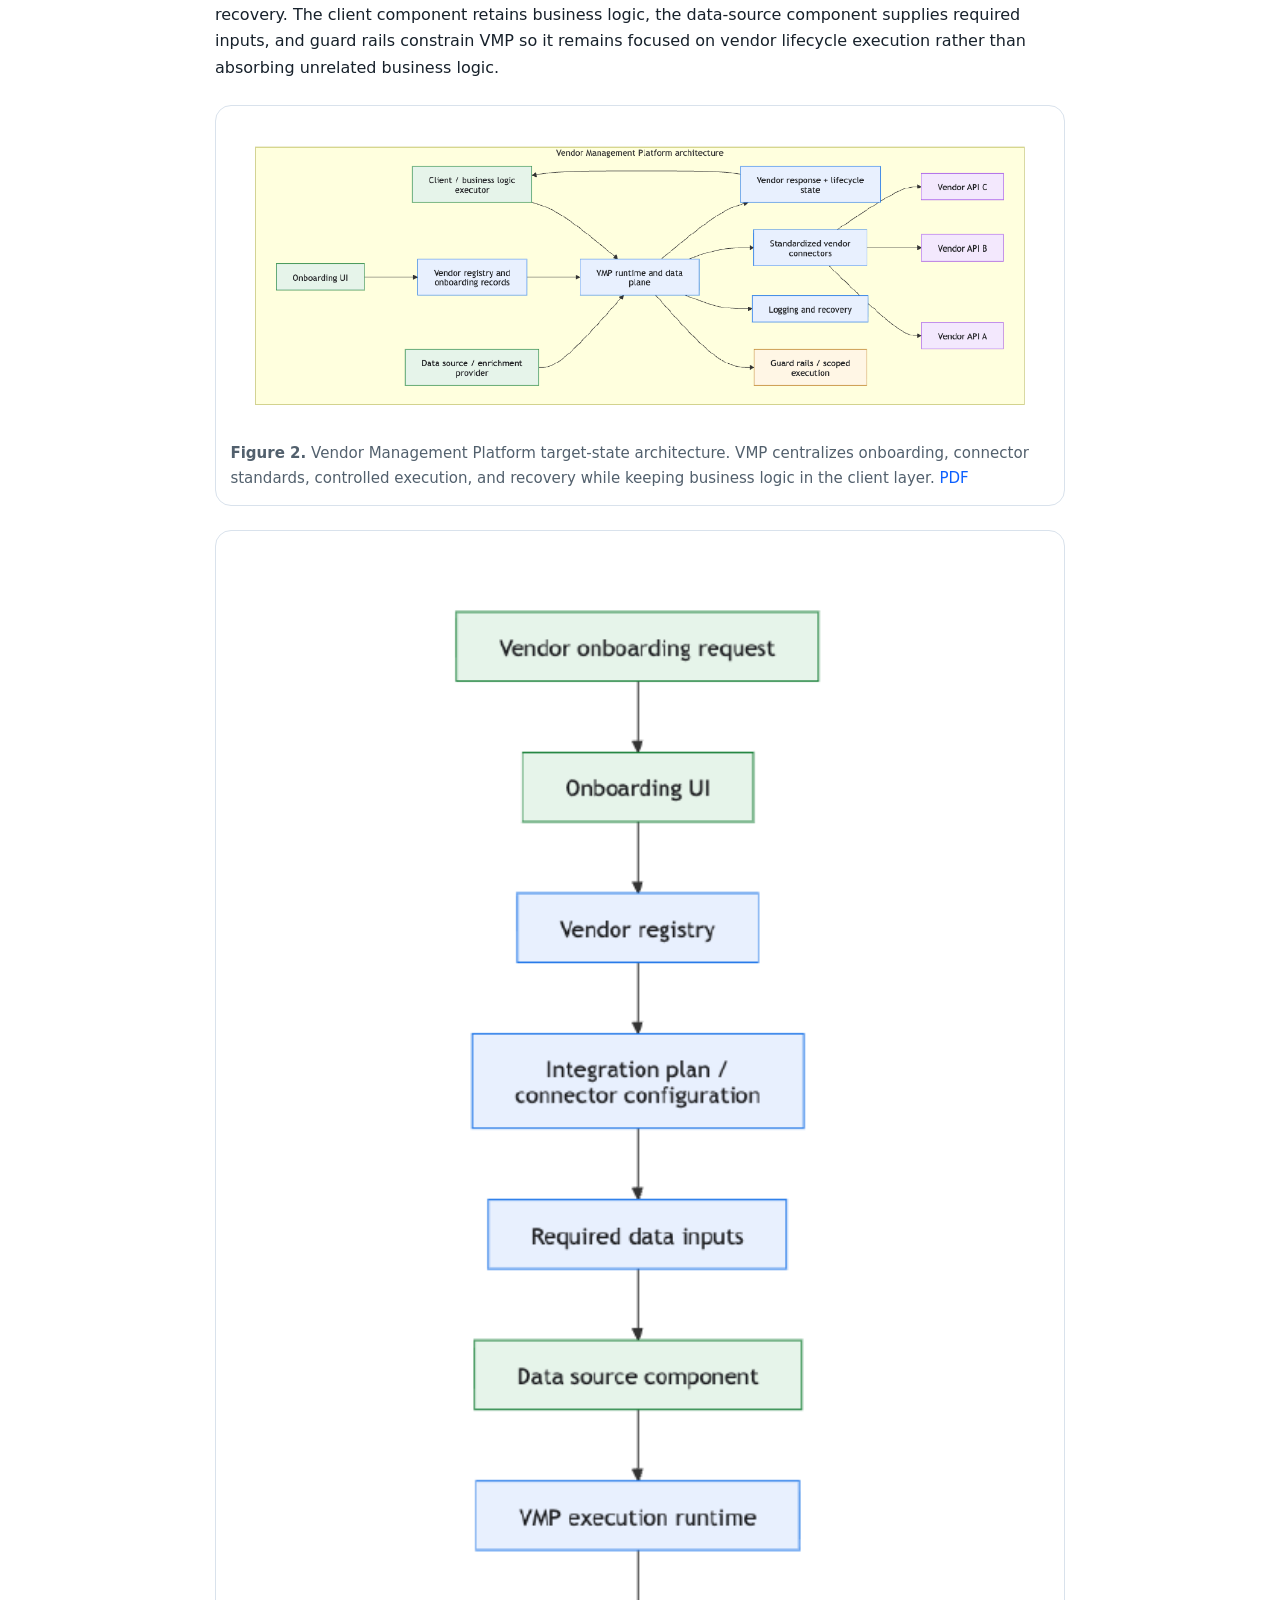
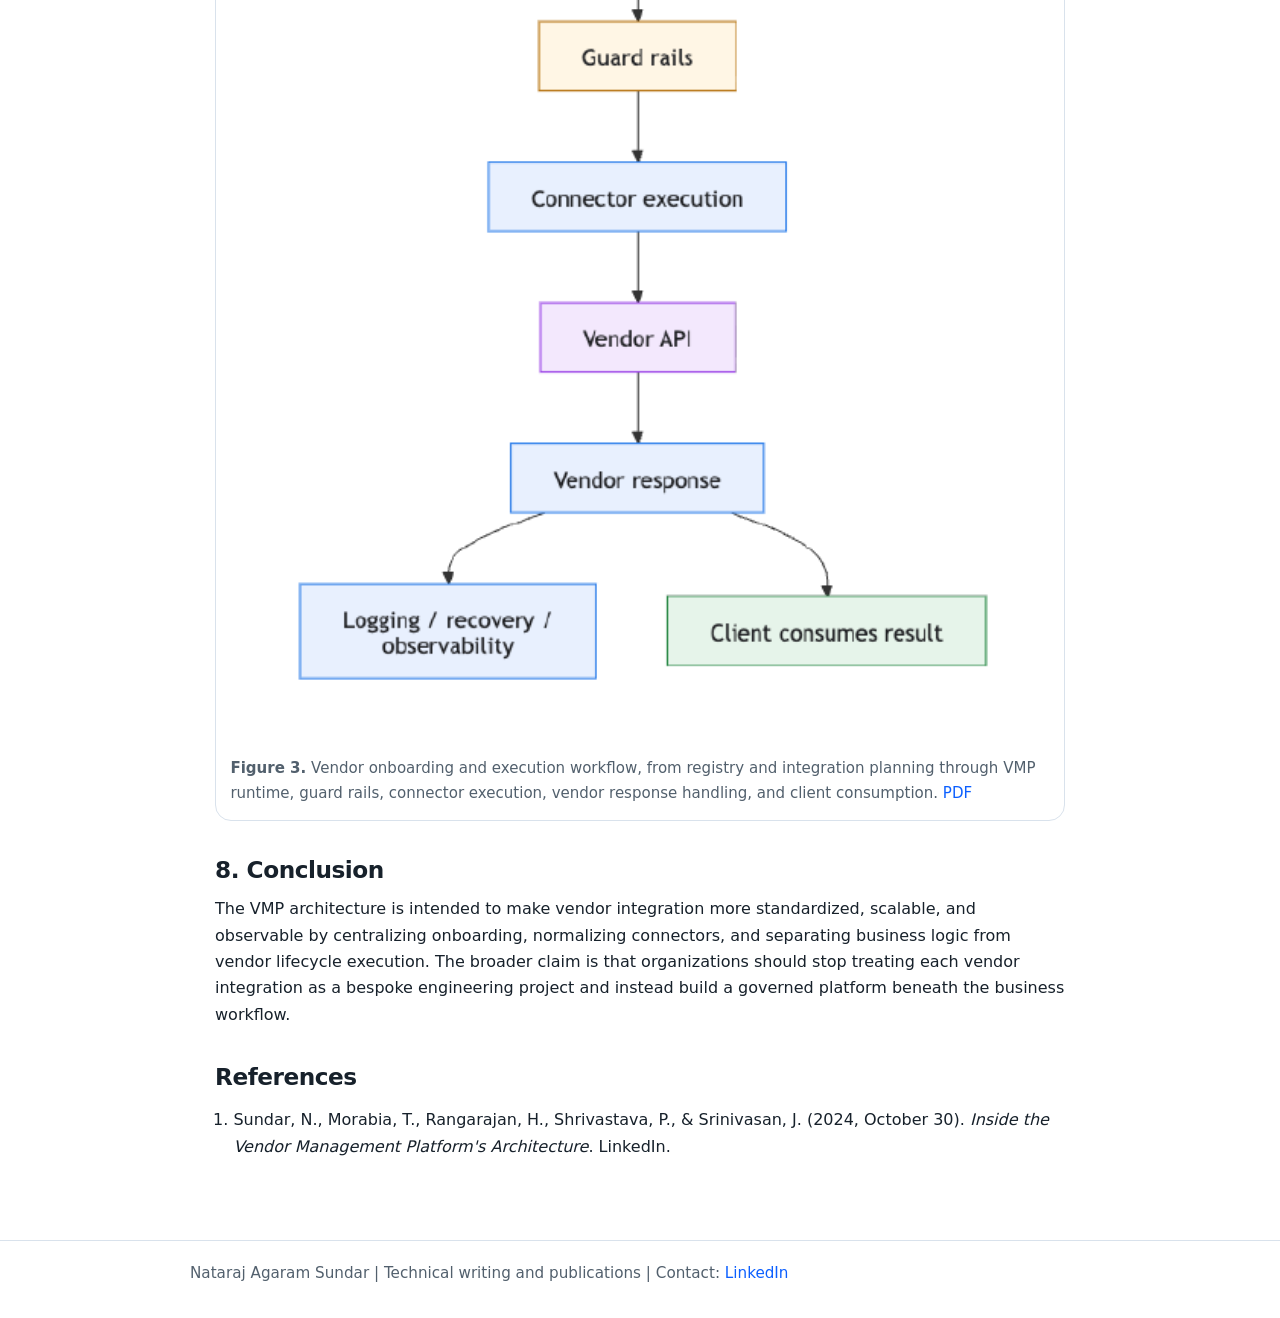
<file: papers/vendor-management-platform-architecture/index.html>
<!DOCTYPE html>
<html lang="en">
<head>
  <meta charset="utf-8">
  <meta name="viewport" content="width=device-width, initial-scale=1">
  <title>Inside the Vendor Management Platform's Architecture | Nataraj Agaram Sundar; Tejas Morabia; Hari Rangarajan, Ph.D.; Piyush Shrivastava; Jeganathan Srinivasan</title>
  <meta name="description" content="Scholar-ready technical report on eBay's Vendor Management Platform (VMP), standardizing vendor onboarding, connectors, and lifecycle operations at scale.">
  <link rel="canonical" href="https://natarajsundar.github.io/papers/vendor-management-platform-architecture/">
  <meta property="og:type" content="website">
  <meta property="og:title" content="Inside the Vendor Management Platform's Architecture">
  <meta property="og:description" content="Scholar-ready technical report on eBay's Vendor Management Platform (VMP), standardizing vendor onboarding, connectors, and lifecycle operations at scale.">
  <meta property="og:url" content="https://natarajsundar.github.io/papers/vendor-management-platform-architecture/">
  <meta property="og:image" content="https://natarajsundar.github.io/papers/vendor-management-platform-architecture/vmp-preview.png">
  <meta name="twitter:card" content="summary_large_image">
  <meta name="twitter:title" content="Inside the Vendor Management Platform's Architecture">
  <meta name="twitter:description" content="Scholar-ready technical report on eBay's Vendor Management Platform (VMP), standardizing vendor onboarding, connectors, and lifecycle operations at scale.">
  <meta name="twitter:image" content="https://natarajsundar.github.io/papers/vendor-management-platform-architecture/vmp-preview.png">
  <link rel="stylesheet" href="/assets/css/site.css">
  <meta name="citation_title" content="Inside the Vendor Management Platform's Architecture">
  <meta name="citation_author" content="Nataraj Agaram Sundar">
  <meta name="citation_author" content="Tejas Morabia">
  <meta name="citation_author" content="Hari Rangarajan, Ph.D.">
  <meta name="citation_author" content="Piyush Shrivastava">
  <meta name="citation_author" content="Jeganathan Srinivasan">
  <meta name="citation_publication_date" content="2024/10/30">
  <meta name="citation_online_date" content="2024/10/30">
  <meta name="citation_pdf_url" content="https://natarajsundar.github.io/papers/vendor-management-platform-architecture/inside-the-vendor-management-platform-architecture-technical-report.pdf">
  <meta name="citation_abstract_html_url" content="https://natarajsundar.github.io/papers/vendor-management-platform-architecture/">
  <meta name="citation_fulltext_html_url" content="https://natarajsundar.github.io/papers/vendor-management-platform-architecture/">
  <meta name="citation_keywords" content="vendor management platform; enterprise integration; digital commerce; API integration; iPaaS; observability; vendor onboarding; dependency injection">
  <link rel="alternate" type="application/pdf" href="https://natarajsundar.github.io/papers/vendor-management-platform-architecture/inside-the-vendor-management-platform-architecture-technical-report.pdf">
  <script type="application/ld+json">
  {
    "@context": "https://schema.org",
    "@type": "ScholarlyArticle",
    "headline": "Inside the Vendor Management Platform's Architecture",
    "author": [
      {"@type": "Person", "name": "Nataraj Agaram Sundar"},
      {"@type": "Person", "name": "Tejas Morabia"},
      {"@type": "Person", "name": "Hari Rangarajan, Ph.D."},
      {"@type": "Person", "name": "Piyush Shrivastava"},
      {"@type": "Person", "name": "Jeganathan Srinivasan"}
    ],
    "datePublished": "2024-10-30",
    "description": "Scholar-ready technical report on eBay's Vendor Management Platform (VMP), standardizing vendor onboarding, connectors, and lifecycle operations at scale.",
    "url": "https://natarajsundar.github.io/papers/vendor-management-platform-architecture/",
    "sameAs": "https://natarajsundar.github.io/papers/vendor-management-platform-architecture/inside-the-vendor-management-platform-architecture-technical-report.pdf",
    "isAccessibleForFree": true,
    "image": "https://natarajsundar.github.io/papers/vendor-management-platform-architecture/vmp-preview.png",
    "keywords": ["vendor management platform", "enterprise integration", "digital commerce", "API integration", "iPaaS", "observability", "vendor onboarding", "dependency injection"]
  }
  </script>
</head>
<body>
  <header class="site-header">
    <div class="container nav">
      <a class="brand" href="/">Nataraj Agaram Sundar</a>
      <nav class="nav-links" aria-label="Primary">
        <a href="/">Home</a>
        <a href="/publications/">Publications</a>
        <a href="/papers/chargebacks-agentic-ai/">Featured paper</a>
      </nav>
    </div>
  </header>
  <main class="paper-wrapper">
    <div class="container paper-shell">
      <div class="paper-actions">
        <a class="button primary" href="/papers/vendor-management-platform-architecture/inside-the-vendor-management-platform-architecture-technical-report.pdf">Download PDF</a>
        <a class="button" href="/publications/">Back to publications</a>
      </div>
      <article class="paper">
        <div class="paper-meta-line">Technical report | October 30, 2024</div>
        <h1 class="paper-title">Inside the Vendor Management Platform's Architecture</h1>
        <div class="paper-authors">Nataraj Agaram Sundar; Tejas Morabia; Hari Rangarajan, Ph.D.; Piyush Shrivastava; Jeganathan Srinivasan</div>
        <div class="paper-affiliation">eBay Inc.</div>
        <div class="paper-contact">Hosted on the personal publications site of Nataraj Agaram Sundar</div>
        <section class="abstract-card" aria-labelledby="abstract-heading">
          <h2 id="abstract-heading">Abstract</h2>
          <p>This technical report adapts the LinkedIn article <em>Inside the Vendor Management Platform's Architecture</em> into a Scholar-ready format. It describes how eBay approached vendor integration at scale by introducing a Vendor Management Platform (VMP) to standardize onboarding, vendor metadata, connector patterns, and lifecycle operations across more than 50 payment and risk vendors. The report contrasts a code-heavy, iPaaS-like current state with a bottom-up VMP architecture centered on connector standardization, controlled execution, guard rails, and reusable platform services.</p>
          <p class="keywords"><strong>Keywords:</strong> vendor management platform, enterprise integration, digital commerce, API integration, iPaaS, observability, vendor onboarding, dependency injection</p>
          <p class="note"><strong>Author note:</strong> This technical report adapts the LinkedIn article <em>Inside the Vendor Management Platform's Architecture</em>, published October 30, 2024, into a Scholar-ready archival format. The figures in this web version are extracted from the accompanying report assets.</p>
        </section>
        <section id="challenge">
          <h2>1. The Challenge in Digital Commerce</h2>
          <p>Marketplaces rely on essential vendor integrations, varying from a few to dozens, depending on size and scope. A small domestic marketplace might suffice with one payment gateway and a couple of risk tools, while a larger international one may require multiple gateways, along with risk management, compliance, AML, and sanctions screening tools. At eBay, the platform integrates with more than 50 vendors to manage payments and risk operations.</p>
          <p>Historically, dispersed vendor management across platforms or departments led to complex infrastructure, duplication, limited standardization, and unnecessary cost. The attached report argues that organizations should treat this as a platform problem, not a sequence of one-off integrations.</p>
        </section>
        <section id="introducing-vmp">
          <h2>2. Introducing the Vendor Management Platform (VMP)</h2>
          <p>To address those inefficiencies, eBay introduced the Vendor Management Platform (VMP) as a centralized hub for vendor assessment, onboarding, integration planning, metadata management, and lifecycle operations. The initial focus is API-based integrations, with the goal of simplifying onboarding, improving issue detection and resolution, and reducing operational cost for both eBay and its vendors.</p>
        </section>
        <section id="integration-types">
          <h2>3. Integration Types</h2>
          <p>API integrations typically require significant custom code for enrichment, persistence, observability, security, and capacity planning. The report contrasts this with the VMP approach, which standardizes the API integration path and reduces repeated engineering work for each new vendor.</p>
        </section>
        <section id="current-state">
          <h2>4. Understanding Vendor Integrations</h2>
          <p>Before VMP, each vendor integration often required bespoke work for API calls, cache or database enrichment, persistence design, monitoring, audit hooks, network setup, and downstream capacity analysis. That pattern made integrations code-heavy and hard to standardize, especially when multiple applications depended on the same vendor.</p>
          <figure>
            <img src="vendor-platform-overview.png" alt="Current-state vendor integration without VMP, showing marketplace application flowing into vendor-specific integration code and repeated downstream handling for enrichment, persistence, monitoring, networking, and vendor APIs." loading="lazy">
            <figcaption><strong>Figure 1.</strong> Current-state vendor integration without VMP. Each marketplace application carries vendor-specific code and repeatedly wires enrichment, persistence, observability, security, and capacity handling around each integration. <a href="vendor-platform-overview.pdf">PDF</a></figcaption>
          </figure>
        </section>
        <section id="ipaas-vs-vmp">
          <h2>5. iPaaS vs VMP</h2>
          <p>Integration Platform as a Service (iPaaS) typically follows a top-down approach, focusing on integrating disparate systems at a high level without enforcing standardization at the registry and data sink levels. VMP takes the opposite direction: a bottom-up approach that standardizes connectors and dynamically assembles the right dependencies and configurations for each vendor within predefined platform standards.</p>
          <p>This bottom-up design yields a cleaner and more maintainable integration landscape because new vendors can be introduced or modified without broad reconfiguration of the surrounding system.</p>
        </section>
        <section id="analysis">
          <h2>6. Comparative Analysis</h2>
          <p>VMP lets vendor-specific requirements drive the dynamic assembly and injection of dependencies, fostering a modular and scalable integration ecosystem. By standardizing connectors and decoupling execution logic from runtimes, the platform improves reliability, observability, and scalability relative to inconsistent iPaaS-like integration patterns.</p>
        </section>
        <section id="design">
          <h2>7. High-Level Design</h2>
          <p>At its core, VMP acts as the operational hub for vendor onboarding, controlled execution, logging, and recovery. The client component retains business logic, the data-source component supplies required inputs, and guard rails constrain VMP so it remains focused on vendor lifecycle execution rather than absorbing unrelated business logic.</p>
          <figure>
            <img src="vmp-target-architecture.png" alt="Vendor Management Platform target-state architecture showing onboarding UI, vendor registry, VMP runtime and data plane, standardized connectors, logging and recovery, vendor response lifecycle state, guard rails, vendor APIs, data-source provider, and client business logic executor." loading="lazy">
            <figcaption><strong>Figure 2.</strong> Vendor Management Platform target-state architecture. VMP centralizes onboarding, connector standards, controlled execution, and recovery while keeping business logic in the client layer. <a href="vmp-target-architecture.pdf">PDF</a></figcaption>
          </figure>
          <figure>
            <img src="vmp-workflow.png" alt="Vendor onboarding and execution workflow from onboarding request to onboarding UI, vendor registry, integration plan, required data inputs, data source component, VMP runtime, guard rails, connector execution, vendor API, vendor response, logging, recovery, observability, and client consumption." loading="lazy">
            <figcaption><strong>Figure 3.</strong> Vendor onboarding and execution workflow, from registry and integration planning through VMP runtime, guard rails, connector execution, vendor response handling, and client consumption. <a href="vmp-workflow.pdf">PDF</a></figcaption>
          </figure>
        </section>
        <section id="conclusion">
          <h2>8. Conclusion</h2>
          <p>The VMP architecture is intended to make vendor integration more standardized, scalable, and observable by centralizing onboarding, normalizing connectors, and separating business logic from vendor lifecycle execution. The broader claim is that organizations should stop treating each vendor integration as a bespoke engineering project and instead build a governed platform beneath the business workflow.</p>
        </section>
        <section id="references">
          <h2>References</h2>
          <ol class="references">
            <li>Sundar, N., Morabia, T., Rangarajan, H., Shrivastava, P., &amp; Srinivasan, J. (2024, October 30). <em>Inside the Vendor Management Platform's Architecture</em>. LinkedIn.</li>
          </ol>
        </section>
      </article>
    </div>
  </main>
  <footer class="site-footer">
    <div class="container">Nataraj Agaram Sundar | Technical writing and publications | Contact: <a href="https://www.linkedin.com/in/natarajsundar/">LinkedIn</a></div>
  </footer>
</body>
</html>
</file>
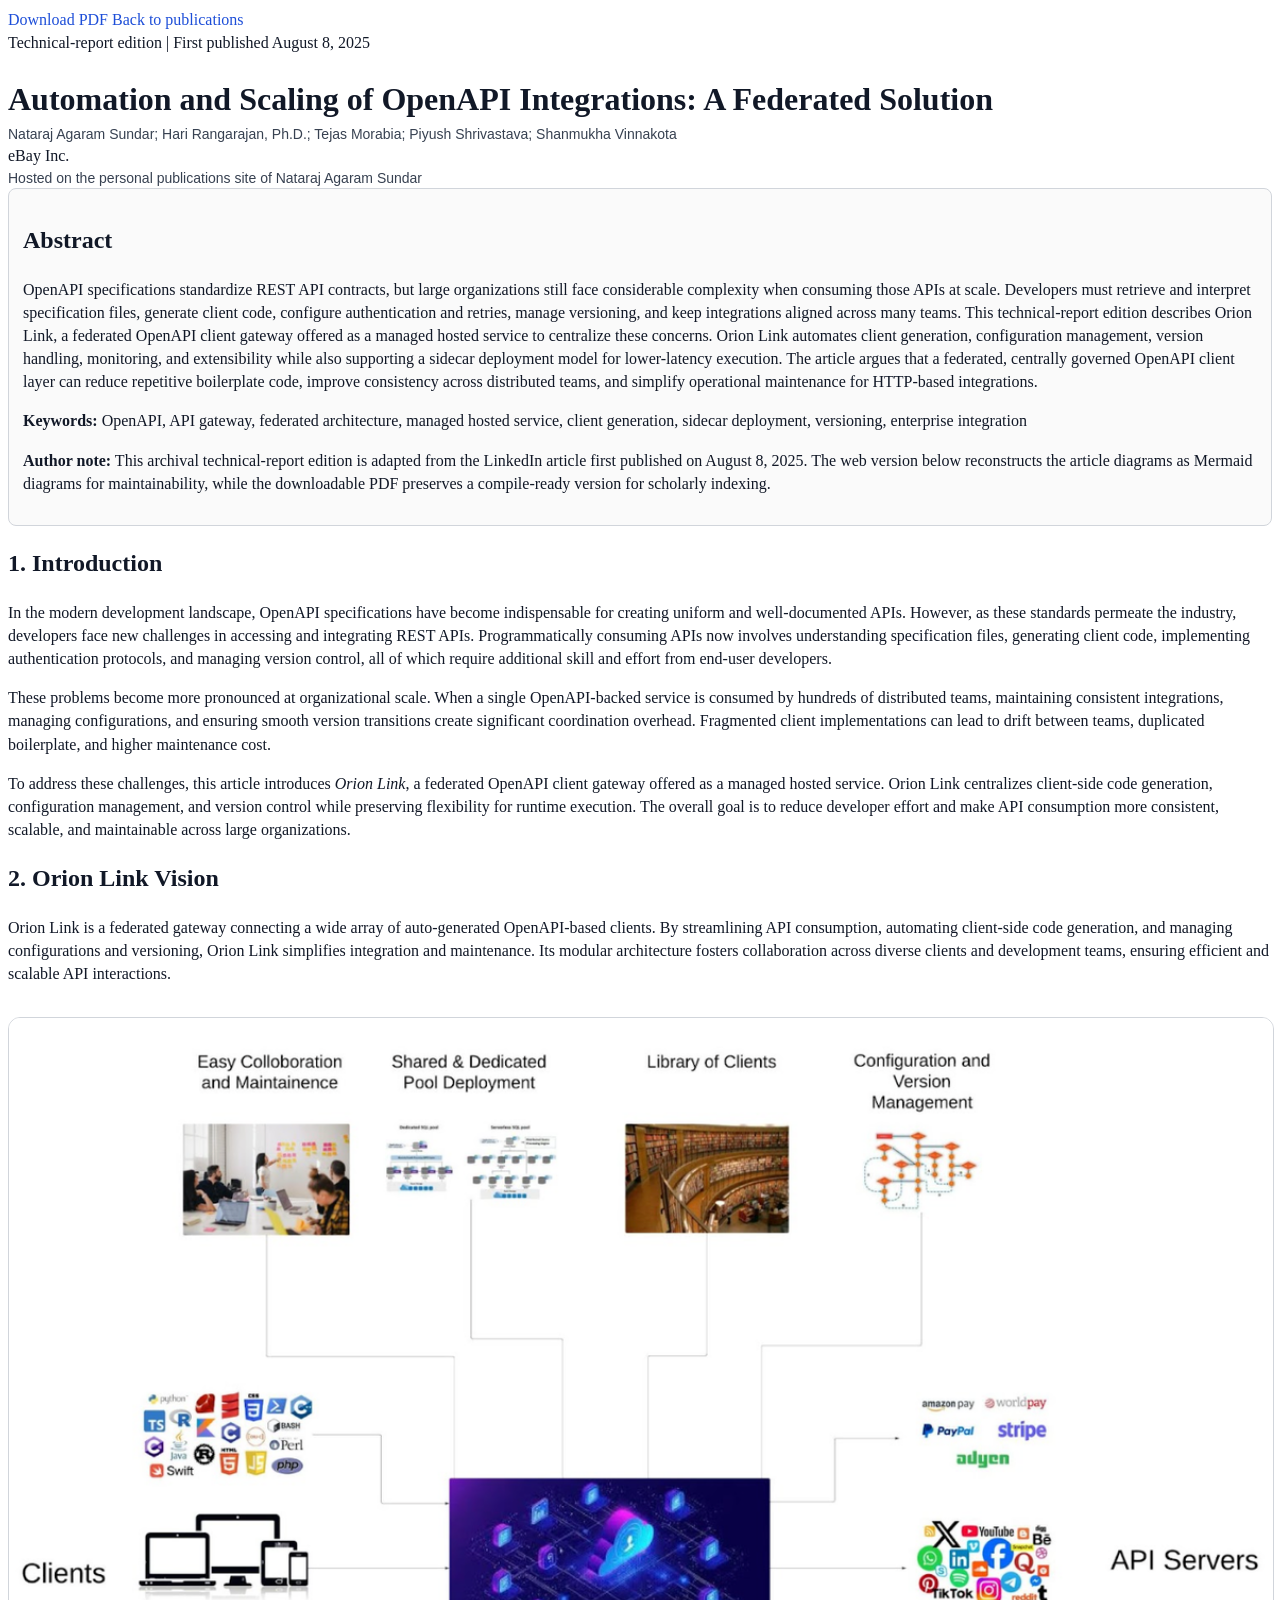
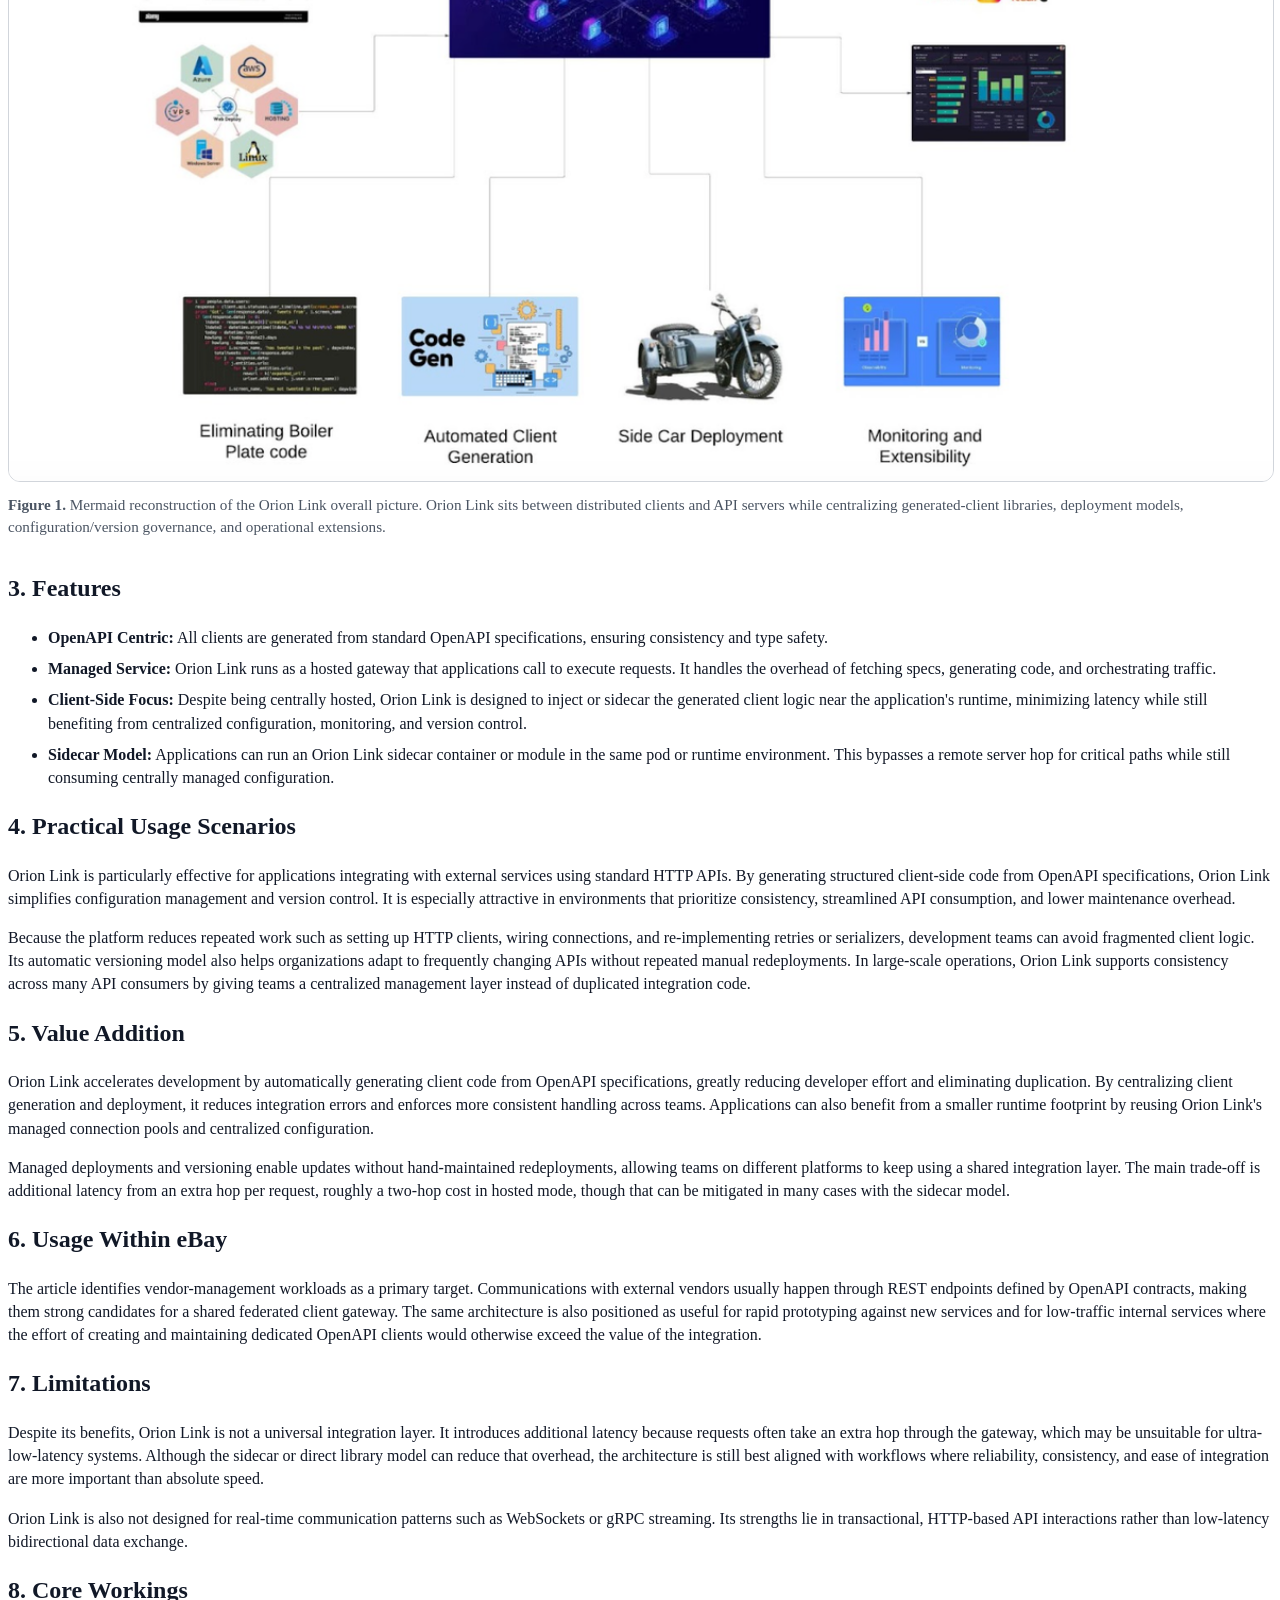
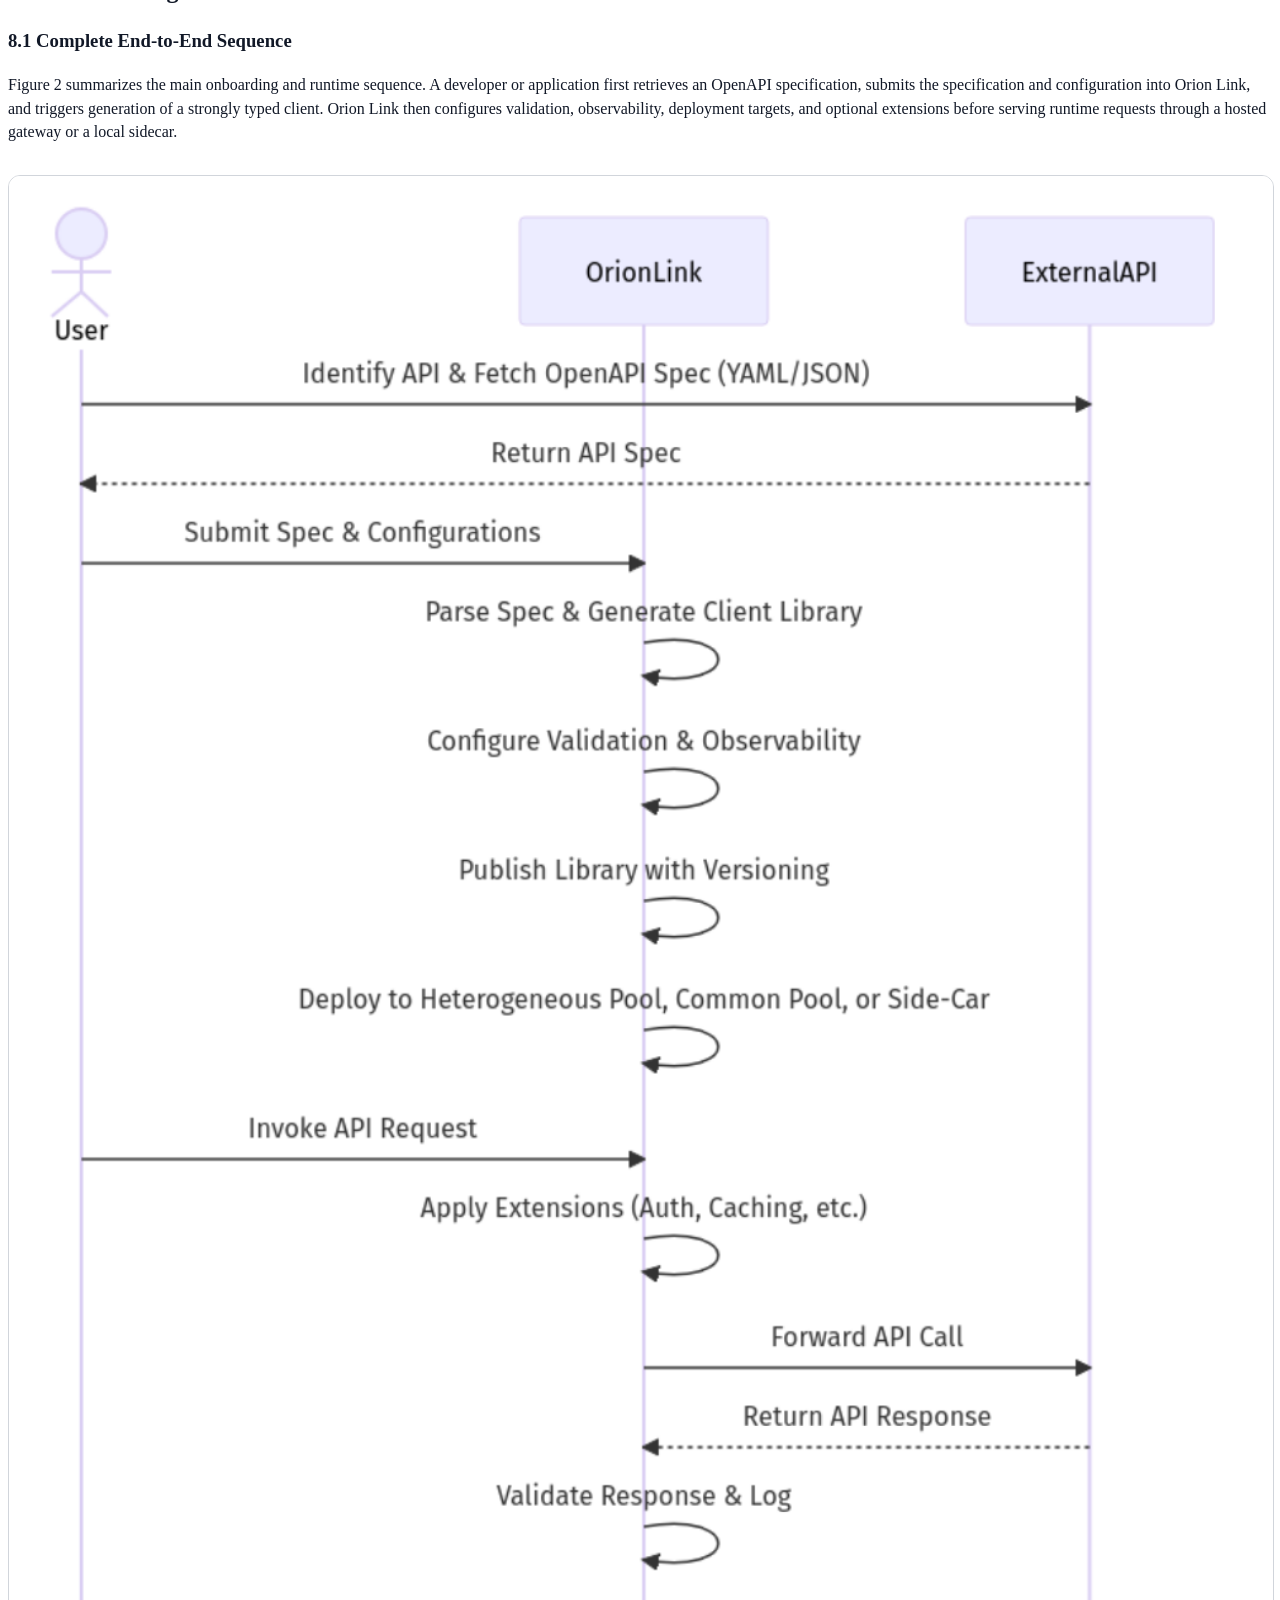
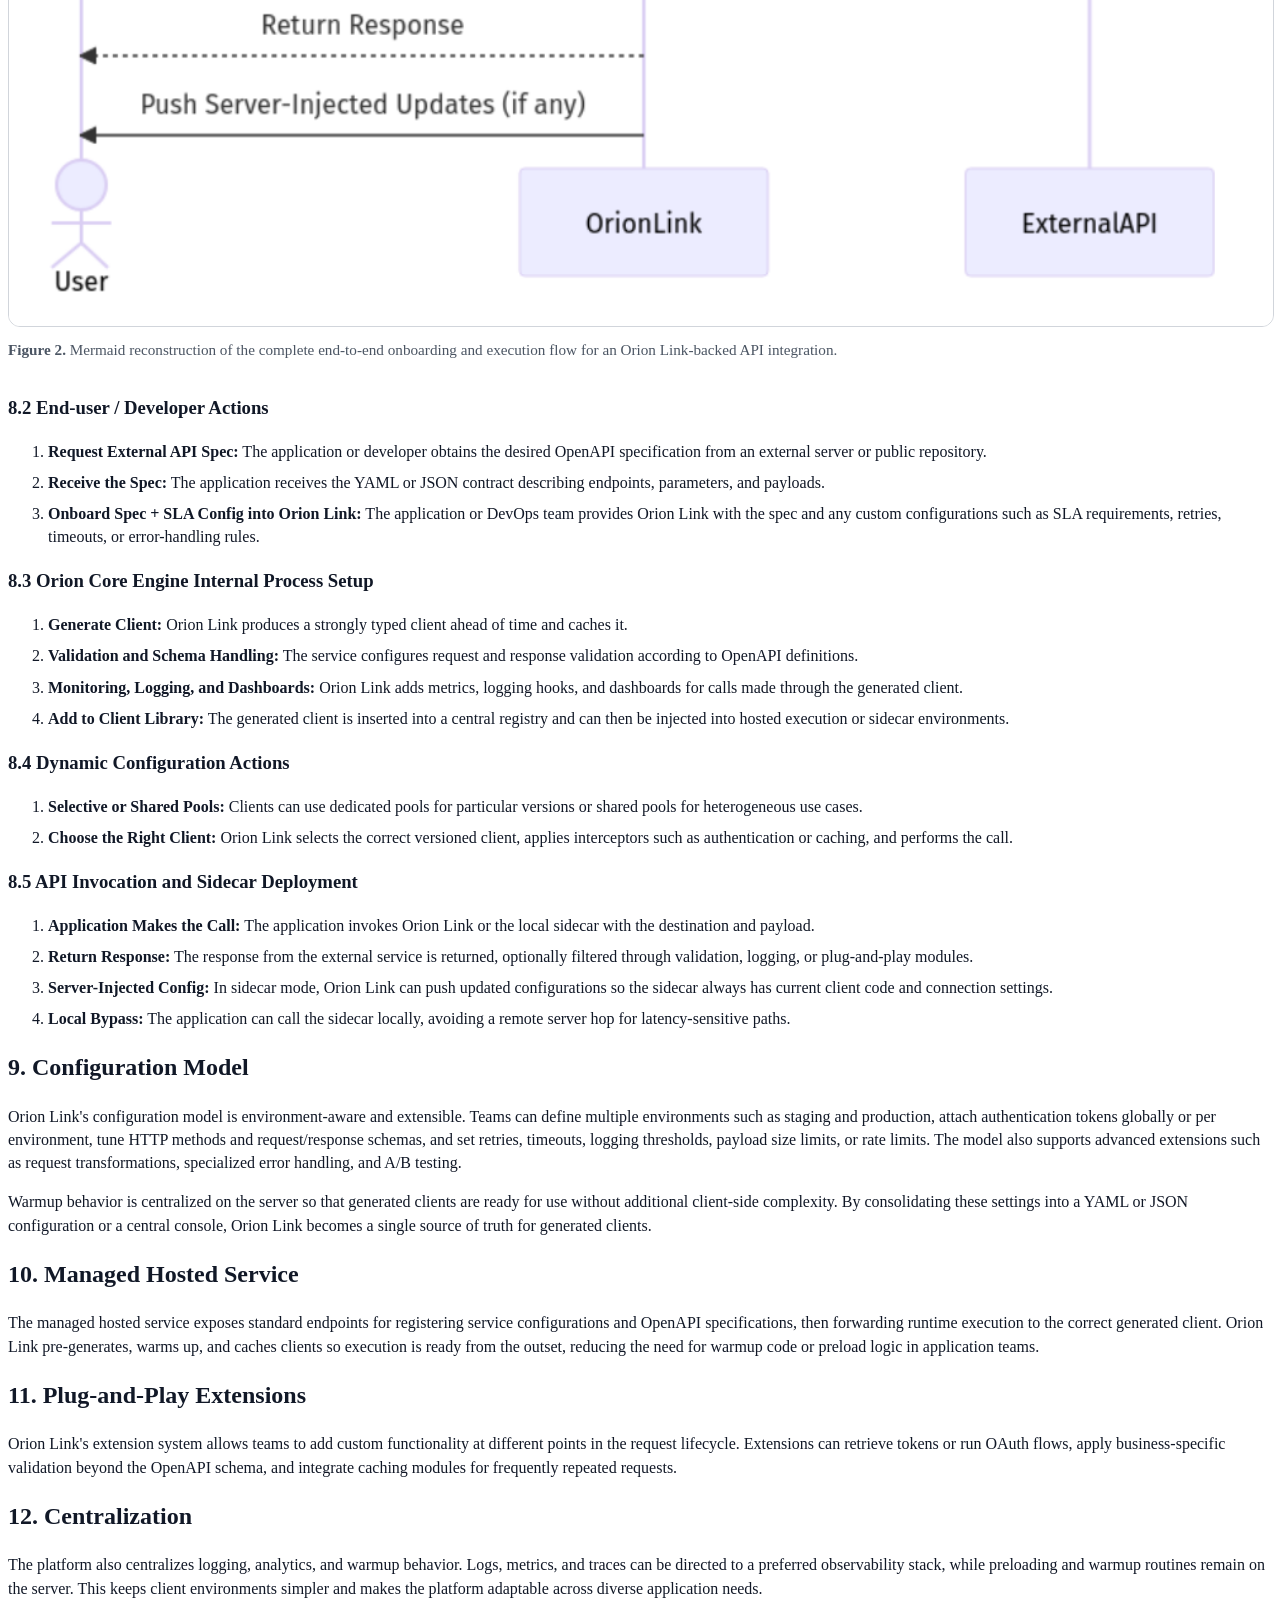
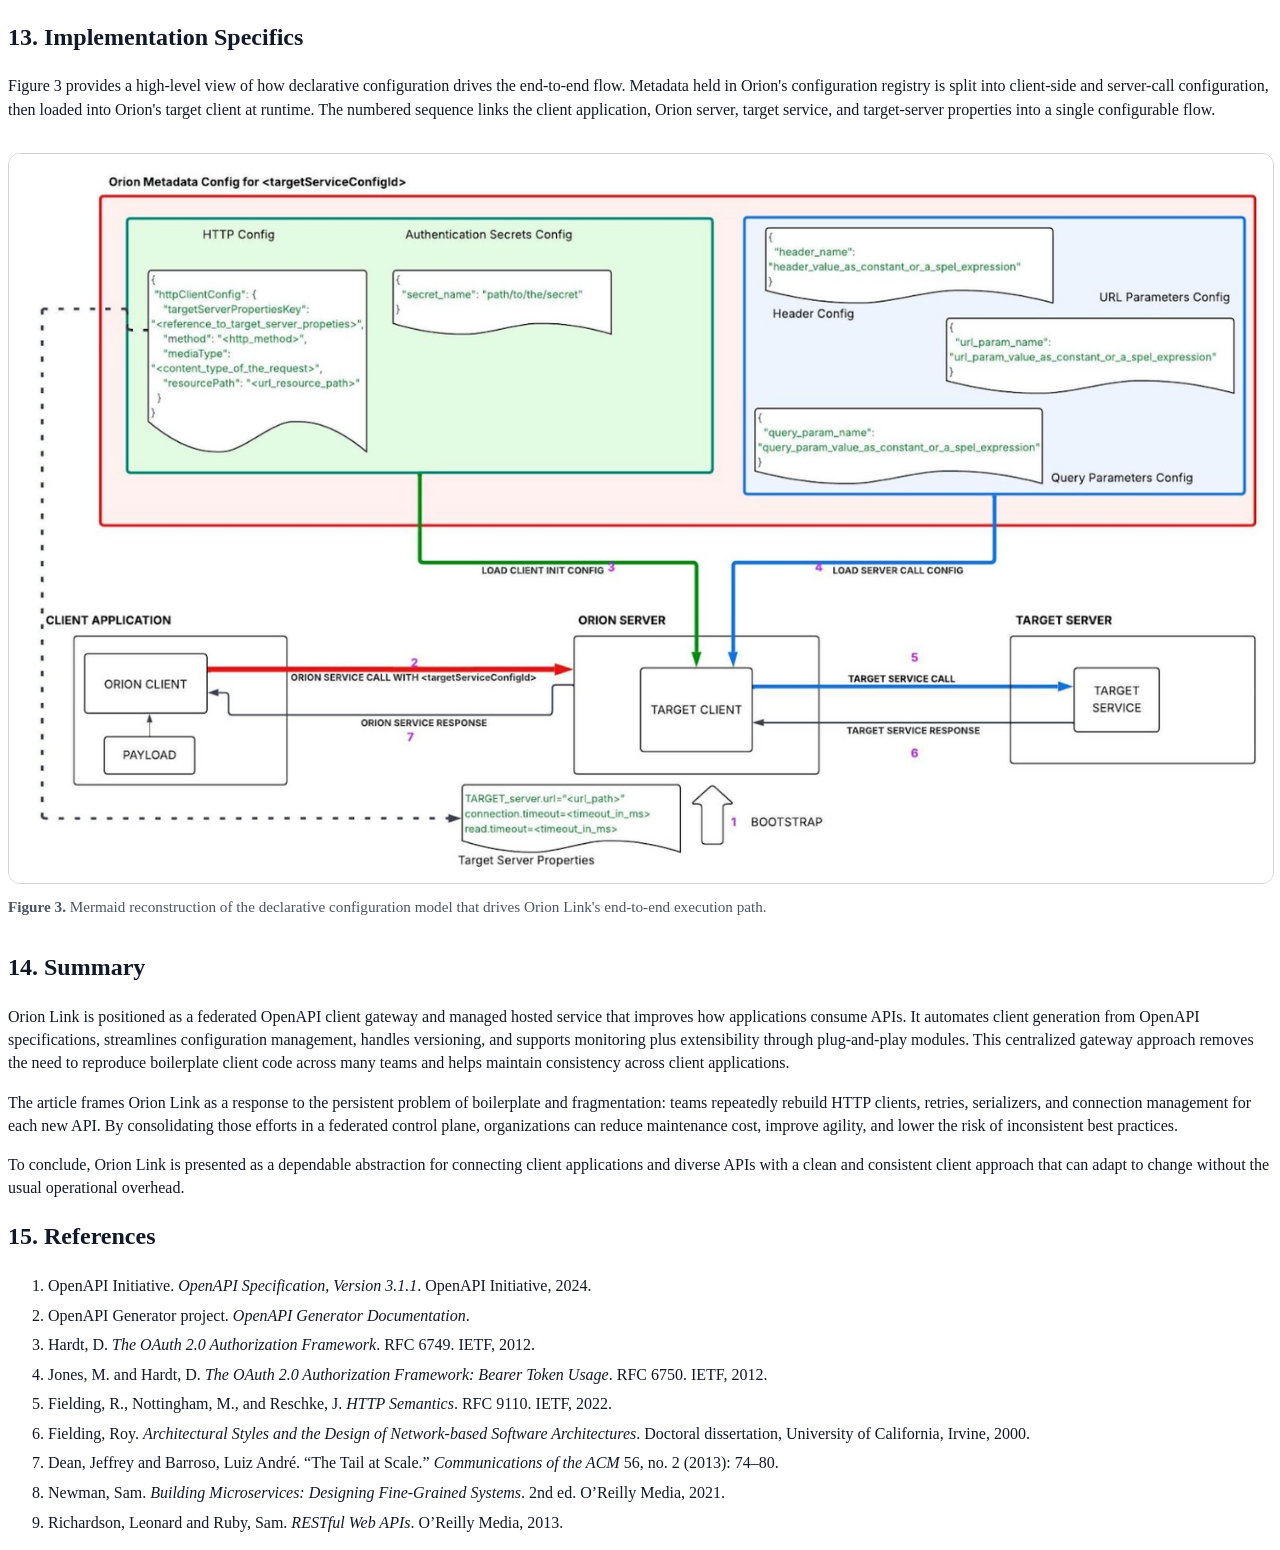
<file: papers/openapi-federated/print-source.html>
<!DOCTYPE html>

<html lang="en">
<head>
<meta charset="utf-8"/>
<meta content="width=device-width, initial-scale=1" name="viewport"/>
<title>Automation and Scaling of OpenAPI Integrations: A Federated Solution | Nataraj Agaram Sundar; Hari Rangarajan, Ph.D.; Tejas Morabia; Piyush Shrivastava; Shanmukha Vinnakota</title>
<meta content="Scholar-ready technical-report edition of Automation and Scaling of OpenAPI Integrations: A Federated Solution." name="description"/>
<link href="https://natarajsundar.github.io/papers/openapi-federated/" rel="canonical"/>
<meta content="website" property="og:type"/>
<meta content="Automation and Scaling of OpenAPI Integrations: A Federated Solution" property="og:title"/>
<meta content="Scholar-ready technical-report edition hosted on natarajsundar.github.io." property="og:description"/>
<meta content="https://natarajsundar.github.io/papers/openapi-federated/" property="og:url"/>
<meta content="https://natarajsundar.github.io/papers/openapi-federated/fig1-orion-link-overview.png" property="og:image"/>
<meta content="summary_large_image" name="twitter:card"/>
<meta content="Automation and Scaling of OpenAPI Integrations: A Federated Solution" name="twitter:title"/>
<meta content="Scholar-ready technical-report edition hosted on natarajsundar.github.io." name="twitter:description"/>
<meta content="https://natarajsundar.github.io/papers/openapi-federated/fig1-orion-link-overview.png" name="twitter:image"/>

<meta content="Automation and Scaling of OpenAPI Integrations: A Federated Solution" name="citation_title"/>
<meta content="Nataraj Agaram Sundar" name="citation_author"/>
<meta content="Hari Rangarajan, Ph.D." name="citation_author"/>
<meta content="Tejas Morabia" name="citation_author"/>
<meta content="Piyush Shrivastava" name="citation_author"/>
<meta content="Shanmukha Vinnakota" name="citation_author"/>
<meta content="2025/08/08" name="citation_publication_date"/>
<meta content="2025/08/08" name="citation_online_date"/>
<meta content="https://natarajsundar.github.io/papers/openapi-federated/openapi-federated-technical-report.pdf" name="citation_pdf_url"/>
<meta content="https://natarajsundar.github.io/papers/openapi-federated/" name="citation_abstract_html_url"/>
<meta content="https://natarajsundar.github.io/papers/openapi-federated/" name="citation_fulltext_html_url"/>
<meta content="OpenAPI; API gateway; federated architecture; client generation; managed service; sidecar; versioning; enterprise integration" name="citation_keywords"/>
<link href="https://natarajsundar.github.io/papers/openapi-federated/openapi-federated-technical-report.pdf" rel="alternate" type="application/pdf"/>

<style>
    .paper figure { margin: 2rem 0; }
    .paper figcaption { margin-top: 0.75rem; color: #4b5563; font-size: 0.95rem; line-height: 1.5; }
    .mermaid-shell { border: 1px solid #e5e7eb; border-radius: 12px; background: #fff; padding: 1rem; overflow-x: auto; }
    .mermaid { text-align: center; }
    .mermaid svg { max-width: 100%; height: auto; }
    .source-links { font-size: 0.92rem; color: #52606d; margin-top: 0.5rem; }
    .figure-image img { display: block; width: 100%; height: auto; border: 1px solid #e5e7eb; border-radius: 12px; background: #fff; }
    ol.tight > li, ul.tight > li { margin-bottom: 0.5rem; }
  </style>

<style>
@page { size: Letter; margin: 0.7in; }
body { font-family: Georgia, "Times New Roman", serif; color: #111827; line-height: 1.45; }
main.paper-wrapper { margin: 0; }
.paper-shell { max-width: 100%; margin: 0 auto; }
.paper { max-width: none; }
.paper-title { font-size: 24pt; line-height: 1.15; margin-bottom: 0.4rem; }
.paper-authors, .paper-meta, .paper-contact { font-family: Arial, Helvetica, sans-serif; color: #374151; font-size: 10.5pt; }
.abstract-card { border: 1px solid #d1d5db; padding: 14px; border-radius: 8px; background: #fafafa; }
figure { margin: 1.0rem 0 1.2rem; break-inside: avoid; }
.figure-image img { display:block; width:100%; height:auto; border: 1px solid #d1d5db; }
figcaption { font-size: 9.5pt; color: #4b5563; margin-top: .45rem; }
pre.mermaid, .source-links { display:none; }
ol.references li { margin-bottom: .4rem; }
h2, h3 { break-after: avoid; }
a { color: #1d4ed8; text-decoration: none; }
</style></head>
<body>

<main class="paper-wrapper">
<div class="container paper-shell">
<div class="paper-actions">
<a class="button primary" href="/papers/openapi-federated/openapi-federated-technical-report.pdf">Download PDF</a>
<a class="button" href="/publications/">Back to publications</a>
</div>
<article class="paper">
<div class="paper-meta-line">Technical-report edition | First published August 8, 2025</div>
<h1 class="paper-title">Automation and Scaling of OpenAPI Integrations: A Federated Solution</h1>
<div class="paper-authors">Nataraj Agaram Sundar; Hari Rangarajan, Ph.D.; Tejas Morabia; Piyush Shrivastava; Shanmukha Vinnakota</div>
<div class="paper-affiliation">eBay Inc.</div>
<div class="paper-contact">Hosted on the personal publications site of Nataraj Agaram Sundar</div>
<section aria-labelledby="abstract-heading" class="abstract-card">
<h2 id="abstract-heading">Abstract</h2>
<p>OpenAPI specifications standardize REST API contracts, but large organizations still face considerable complexity when consuming those APIs at scale. Developers must retrieve and interpret specification files, generate client code, configure authentication and retries, manage versioning, and keep integrations aligned across many teams. This technical-report edition describes Orion Link, a federated OpenAPI client gateway offered as a managed hosted service to centralize these concerns. Orion Link automates client generation, configuration management, version handling, monitoring, and extensibility while also supporting a sidecar deployment model for lower-latency execution. The article argues that a federated, centrally governed OpenAPI client layer can reduce repetitive boilerplate code, improve consistency across distributed teams, and simplify operational maintenance for HTTP-based integrations.</p>
<p class="keywords"><strong>Keywords:</strong> OpenAPI, API gateway, federated architecture, managed hosted service, client generation, sidecar deployment, versioning, enterprise integration</p>
<p class="note"><strong>Author note:</strong> This archival technical-report edition is adapted from the LinkedIn article first published on August 8, 2025. The web version below reconstructs the article diagrams as Mermaid diagrams for maintainability, while the downloadable PDF preserves a compile-ready version for scholarly indexing.</p>
</section>
<section id="introduction">
<h2>1. Introduction</h2>
<p>In the modern development landscape, OpenAPI specifications have become indispensable for creating uniform and well-documented APIs. However, as these standards permeate the industry, developers face new challenges in accessing and integrating REST APIs. Programmatically consuming APIs now involves understanding specification files, generating client code, implementing authentication protocols, and managing version control, all of which require additional skill and effort from end-user developers.</p>
<p>These problems become more pronounced at organizational scale. When a single OpenAPI-backed service is consumed by hundreds of distributed teams, maintaining consistent integrations, managing configurations, and ensuring smooth version transitions create significant coordination overhead. Fragmented client implementations can lead to drift between teams, duplicated boilerplate, and higher maintenance cost.</p>
<p>To address these challenges, this article introduces <em>Orion Link</em>, a federated OpenAPI client gateway offered as a managed hosted service. Orion Link centralizes client-side code generation, configuration management, and version control while preserving flexibility for runtime execution. The overall goal is to reduce developer effort and make API consumption more consistent, scalable, and maintainable across large organizations.</p>
</section>
<section id="vision">
<h2>2. Orion Link Vision</h2>
<p>Orion Link is a federated gateway connecting a wide array of auto-generated OpenAPI-based clients. By streamlining API consumption, automating client-side code generation, and managing configurations and versioning, Orion Link simplifies integration and maintenance. Its modular architecture fosters collaboration across diverse clients and development teams, ensuring efficient and scalable API interactions.</p>
<figure>
<div class="figure-image"><img alt="Figure 1" src="fig1-orion-link-overview.png"/></div>
<figcaption><strong>Figure 1.</strong> Mermaid reconstruction of the Orion Link overall picture. Orion Link sits between distributed clients and API servers while centralizing generated-client libraries, deployment models, configuration/version governance, and operational extensions.</figcaption>
</figure>

</section>
<section id="features">
<h2>3. Features</h2>
<ul class="tight">
<li><strong>OpenAPI Centric:</strong> All clients are generated from standard OpenAPI specifications, ensuring consistency and type safety.</li>
<li><strong>Managed Service:</strong> Orion Link runs as a hosted gateway that applications call to execute requests. It handles the overhead of fetching specs, generating code, and orchestrating traffic.</li>
<li><strong>Client-Side Focus:</strong> Despite being centrally hosted, Orion Link is designed to inject or sidecar the generated client logic near the application's runtime, minimizing latency while still benefiting from centralized configuration, monitoring, and version control.</li>
<li><strong>Sidecar Model:</strong> Applications can run an Orion Link sidecar container or module in the same pod or runtime environment. This bypasses a remote server hop for critical paths while still consuming centrally managed configuration.</li>
</ul>
</section>
<section id="scenarios">
<h2>4. Practical Usage Scenarios</h2>
<p>Orion Link is particularly effective for applications integrating with external services using standard HTTP APIs. By generating structured client-side code from OpenAPI specifications, Orion Link simplifies configuration management and version control. It is especially attractive in environments that prioritize consistency, streamlined API consumption, and lower maintenance overhead.</p>
<p>Because the platform reduces repeated work such as setting up HTTP clients, wiring connections, and re-implementing retries or serializers, development teams can avoid fragmented client logic. Its automatic versioning model also helps organizations adapt to frequently changing APIs without repeated manual redeployments. In large-scale operations, Orion Link supports consistency across many API consumers by giving teams a centralized management layer instead of duplicated integration code.</p>
</section>
<section id="value">
<h2>5. Value Addition</h2>
<p>Orion Link accelerates development by automatically generating client code from OpenAPI specifications, greatly reducing developer effort and eliminating duplication. By centralizing client generation and deployment, it reduces integration errors and enforces more consistent handling across teams. Applications can also benefit from a smaller runtime footprint by reusing Orion Link's managed connection pools and centralized configuration.</p>
<p>Managed deployments and versioning enable updates without hand-maintained redeployments, allowing teams on different platforms to keep using a shared integration layer. The main trade-off is additional latency from an extra hop per request, roughly a two-hop cost in hosted mode, though that can be mitigated in many cases with the sidecar model.</p>
</section>
<section id="usage-ebay">
<h2>6. Usage Within eBay</h2>
<p>The article identifies vendor-management workloads as a primary target. Communications with external vendors usually happen through REST endpoints defined by OpenAPI contracts, making them strong candidates for a shared federated client gateway. The same architecture is also positioned as useful for rapid prototyping against new services and for low-traffic internal services where the effort of creating and maintaining dedicated OpenAPI clients would otherwise exceed the value of the integration.</p>
</section>
<section id="limitations">
<h2>7. Limitations</h2>
<p>Despite its benefits, Orion Link is not a universal integration layer. It introduces additional latency because requests often take an extra hop through the gateway, which may be unsuitable for ultra-low-latency systems. Although the sidecar or direct library model can reduce that overhead, the architecture is still best aligned with workflows where reliability, consistency, and ease of integration are more important than absolute speed.</p>
<p>Orion Link is also not designed for real-time communication patterns such as WebSockets or gRPC streaming. Its strengths lie in transactional, HTTP-based API interactions rather than low-latency bidirectional data exchange.</p>
</section>
<section id="e2e-sequence">
<h2>8. Core Workings</h2>
<h3>8.1 Complete End-to-End Sequence</h3>
<p>Figure 2 summarizes the main onboarding and runtime sequence. A developer or application first retrieves an OpenAPI specification, submits the specification and configuration into Orion Link, and triggers generation of a strongly typed client. Orion Link then configures validation, observability, deployment targets, and optional extensions before serving runtime requests through a hosted gateway or a local sidecar.</p>
<figure>
<div class="figure-image"><img alt="Figure 2" src="fig2-e2e-sequence.png"/></div>
<figcaption><strong>Figure 2.</strong> Mermaid reconstruction of the complete end-to-end onboarding and execution flow for an Orion Link-backed API integration.</figcaption>
</figure>

<h3>8.2 End-user / Developer Actions</h3>
<ol class="tight">
<li><strong>Request External API Spec:</strong> The application or developer obtains the desired OpenAPI specification from an external server or public repository.</li>
<li><strong>Receive the Spec:</strong> The application receives the YAML or JSON contract describing endpoints, parameters, and payloads.</li>
<li><strong>Onboard Spec + SLA Config into Orion Link:</strong> The application or DevOps team provides Orion Link with the spec and any custom configurations such as SLA requirements, retries, timeouts, or error-handling rules.</li>
</ol>
<h3>8.3 Orion Core Engine Internal Process Setup</h3>
<ol class="tight">
<li><strong>Generate Client:</strong> Orion Link produces a strongly typed client ahead of time and caches it.</li>
<li><strong>Validation and Schema Handling:</strong> The service configures request and response validation according to OpenAPI definitions.</li>
<li><strong>Monitoring, Logging, and Dashboards:</strong> Orion Link adds metrics, logging hooks, and dashboards for calls made through the generated client.</li>
<li><strong>Add to Client Library:</strong> The generated client is inserted into a central registry and can then be injected into hosted execution or sidecar environments.</li>
</ol>
<h3>8.4 Dynamic Configuration Actions</h3>
<ol class="tight">
<li><strong>Selective or Shared Pools:</strong> Clients can use dedicated pools for particular versions or shared pools for heterogeneous use cases.</li>
<li><strong>Choose the Right Client:</strong> Orion Link selects the correct versioned client, applies interceptors such as authentication or caching, and performs the call.</li>
</ol>
<h3>8.5 API Invocation and Sidecar Deployment</h3>
<ol class="tight">
<li><strong>Application Makes the Call:</strong> The application invokes Orion Link or the local sidecar with the destination and payload.</li>
<li><strong>Return Response:</strong> The response from the external service is returned, optionally filtered through validation, logging, or plug-and-play modules.</li>
<li><strong>Server-Injected Config:</strong> In sidecar mode, Orion Link can push updated configurations so the sidecar always has current client code and connection settings.</li>
<li><strong>Local Bypass:</strong> The application can call the sidecar locally, avoiding a remote server hop for latency-sensitive paths.</li>
</ol>
</section>
<section id="config-model">
<h2>9. Configuration Model</h2>
<p>Orion Link's configuration model is environment-aware and extensible. Teams can define multiple environments such as staging and production, attach authentication tokens globally or per environment, tune HTTP methods and request/response schemas, and set retries, timeouts, logging thresholds, payload size limits, or rate limits. The model also supports advanced extensions such as request transformations, specialized error handling, and A/B testing.</p>
<p>Warmup behavior is centralized on the server so that generated clients are ready for use without additional client-side complexity. By consolidating these settings into a YAML or JSON configuration or a central console, Orion Link becomes a single source of truth for generated clients.</p>
</section>
<section id="hosted-service">
<h2>10. Managed Hosted Service</h2>
<p>The managed hosted service exposes standard endpoints for registering service configurations and OpenAPI specifications, then forwarding runtime execution to the correct generated client. Orion Link pre-generates, warms up, and caches clients so execution is ready from the outset, reducing the need for warmup code or preload logic in application teams.</p>
</section>
<section id="extensions">
<h2>11. Plug-and-Play Extensions</h2>
<p>Orion Link's extension system allows teams to add custom functionality at different points in the request lifecycle. Extensions can retrieve tokens or run OAuth flows, apply business-specific validation beyond the OpenAPI schema, and integrate caching modules for frequently repeated requests.</p>
</section>
<section id="centralization">
<h2>12. Centralization</h2>
<p>The platform also centralizes logging, analytics, and warmup behavior. Logs, metrics, and traces can be directed to a preferred observability stack, while preloading and warmup routines remain on the server. This keeps client environments simpler and makes the platform adaptable across diverse application needs.</p>
</section>
<section id="implementation-specifics">
<h2>13. Implementation Specifics</h2>
<p>Figure 3 provides a high-level view of how declarative configuration drives the end-to-end flow. Metadata held in Orion's configuration registry is split into client-side and server-call configuration, then loaded into Orion's target client at runtime. The numbered sequence links the client application, Orion server, target service, and target-server properties into a single configurable flow.</p>
<figure>
<div class="figure-image"><img alt="Figure 3" src="fig3-config-overview.png"/></div>
<figcaption><strong>Figure 3.</strong> Mermaid reconstruction of the declarative configuration model that drives Orion Link's end-to-end execution path.</figcaption>
</figure>

</section>
<section id="summary">
<h2>14. Summary</h2>
<p>Orion Link is positioned as a federated OpenAPI client gateway and managed hosted service that improves how applications consume APIs. It automates client generation from OpenAPI specifications, streamlines configuration management, handles versioning, and supports monitoring plus extensibility through plug-and-play modules. This centralized gateway approach removes the need to reproduce boilerplate client code across many teams and helps maintain consistency across client applications.</p>
<p>The article frames Orion Link as a response to the persistent problem of boilerplate and fragmentation: teams repeatedly rebuild HTTP clients, retries, serializers, and connection management for each new API. By consolidating those efforts in a federated control plane, organizations can reduce maintenance cost, improve agility, and lower the risk of inconsistent best practices.</p>
<p>To conclude, Orion Link is presented as a dependable abstraction for connecting client applications and diverse APIs with a clean and consistent client approach that can adapt to change without the usual operational overhead.</p>
</section>
<section id="references">
<h2>15. References</h2>
<ol class="references">
<li>OpenAPI Initiative. <em>OpenAPI Specification, Version 3.1.1</em>. OpenAPI Initiative, 2024.</li>
<li>OpenAPI Generator project. <em>OpenAPI Generator Documentation</em>.</li>
<li>Hardt, D. <em>The OAuth 2.0 Authorization Framework</em>. RFC 6749. IETF, 2012.</li>
<li>Jones, M. and Hardt, D. <em>The OAuth 2.0 Authorization Framework: Bearer Token Usage</em>. RFC 6750. IETF, 2012.</li>
<li>Fielding, R., Nottingham, M., and Reschke, J. <em>HTTP Semantics</em>. RFC 9110. IETF, 2022.</li>
<li>Fielding, Roy. <em>Architectural Styles and the Design of Network-based Software Architectures</em>. Doctoral dissertation, University of California, Irvine, 2000.</li>
<li>Dean, Jeffrey and Barroso, Luiz André. “The Tail at Scale.” <em>Communications of the ACM</em> 56, no. 2 (2013): 74–80.</li>
<li>Newman, Sam. <em>Building Microservices: Designing Fine-Grained Systems</em>. 2nd ed. O’Reilly Media, 2021.</li>
<li>Richardson, Leonard and Ruby, Sam. <em>RESTful Web APIs</em>. O’Reilly Media, 2013.</li>
</ol>
</section>
</article>
</div>
</main>

</body>
</html>
</file>
<file: assets/css/site.css>
:root {
  --bg: #ffffff;
  --text: #17212b;
  --muted: #52606d;
  --line: #d9e2ec;
  --card: #f7f9fc;
  --accent: #0b5fff;
  --max: 900px;
}
* { box-sizing: border-box; }
html { scroll-behavior: smooth; }
body {
  margin: 0;
  background: var(--bg);
  color: var(--text);
  font-family: Inter, ui-sans-serif, system-ui, -apple-system, BlinkMacSystemFont, "Segoe UI", sans-serif;
  line-height: 1.65;
}
a { color: var(--accent); text-decoration: none; }
a:hover { text-decoration: underline; }
.container {
  width: min(calc(100% - 2rem), var(--max));
  margin: 0 auto;
}
.site-header {
  border-bottom: 1px solid var(--line);
  background: rgba(255,255,255,0.94);
  position: sticky;
  top: 0;
  z-index: 10;
  backdrop-filter: blur(8px);
}
.nav {
  display: flex;
  align-items: center;
  justify-content: space-between;
  gap: 1rem;
  min-height: 72px;
}
.brand {
  font-weight: 700;
  color: var(--text);
  letter-spacing: -0.01em;
}
.nav-links {
  display: flex;
  gap: 1rem;
  flex-wrap: wrap;
}
.hero {
  padding: 4.25rem 0 2.5rem;
}
.hero h1 {
  margin: 0 0 0.75rem;
  font-size: clamp(2rem, 6vw, 3.35rem);
  line-height: 1.06;
  letter-spacing: -0.03em;
}
.lead {
  color: var(--muted);
  font-size: 1.08rem;
  max-width: 46rem;
}
.grid {
  display: grid;
  gap: 1.25rem;
  grid-template-columns: repeat(auto-fit, minmax(260px, 1fr));
}
.card {
  border: 1px solid var(--line);
  background: var(--card);
  border-radius: 18px;
  padding: 1.25rem;
}
.badge {
  display: inline-block;
  border: 1px solid var(--line);
  border-radius: 999px;
  padding: 0.28rem 0.7rem;
  font-size: 0.82rem;
  color: var(--muted);
  margin-bottom: 0.85rem;
  background: #fff;
}
.button-row {
  display: flex;
  gap: 0.75rem;
  flex-wrap: wrap;
  margin-top: 1.25rem;
}
.button {
  display: inline-flex;
  align-items: center;
  gap: 0.4rem;
  padding: 0.8rem 1rem;
  border-radius: 999px;
  border: 1px solid var(--line);
  font-weight: 600;
  color: var(--text);
  background: #fff;
}
.button.primary {
  background: var(--accent);
  color: #fff;
  border-color: var(--accent);
}
main { padding: 2rem 0 4rem; }
.section-title {
  font-size: 1.6rem;
  letter-spacing: -0.02em;
  margin: 0 0 0.75rem;
}
.muted { color: var(--muted); }
.publication-list {
  list-style: none;
  padding: 0;
  margin: 1.5rem 0 0;
}
.publication-list li {
  border-top: 1px solid var(--line);
  padding: 1.25rem 0;
}
.paper-wrapper {
  padding: 2.5rem 0 4rem;
}
.paper-shell {
  max-width: 850px;
  margin: 0 auto;
}
.paper-meta-line {
  font-size: 0.95rem;
  color: var(--muted);
  margin-bottom: 0.75rem;
}
.paper-title {
  font-size: clamp(2rem, 5vw, 3rem);
  letter-spacing: -0.03em;
  line-height: 1.08;
  margin: 0;
}
.paper-authors, .paper-affiliation, .paper-contact {
  font-size: 1.05rem;
  color: var(--muted);
}
.paper-authors { margin-top: 1rem; font-weight: 600; color: var(--text); }
.abstract-card {
  margin: 1.5rem 0 2rem;
  border: 1px solid var(--line);
  border-radius: 18px;
  background: var(--card);
  padding: 1.25rem 1.25rem 0.95rem;
}
.abstract-card h2:first-child { margin-top: 0; }
.paper-actions {
  display: flex;
  gap: 0.75rem;
  flex-wrap: wrap;
  margin: 1.25rem 0 2rem;
}
.paper-shell h2 {
  margin: 2.2rem 0 0.75rem;
  font-size: 1.45rem;
  line-height: 1.2;
  letter-spacing: -0.02em;
}
.paper-shell p { margin: 0 0 1rem; }
.keywords, .note {
  font-size: 0.96rem;
  color: var(--muted);
}
figure {
  margin: 1.5rem 0;
  border: 1px solid var(--line);
  border-radius: 16px;
  padding: 0.9rem;
  background: #fff;
}
figure img {
  display: block;
  width: 100%;
  height: auto;
  border-radius: 10px;
}
figcaption {
  margin-top: 0.7rem;
  color: var(--muted);
  font-size: 0.94rem;
}
.references { padding-left: 1.15rem; }
.references li { margin-bottom: 0.8rem; }
.site-footer {
  border-top: 1px solid var(--line);
  padding: 1.25rem 0 2rem;
  color: var(--muted);
  font-size: 0.95rem;
}
@media (max-width: 720px) {
  .nav { align-items: flex-start; padding: 0.85rem 0; }
  .nav-links { font-size: 0.95rem; }
}
</file>
